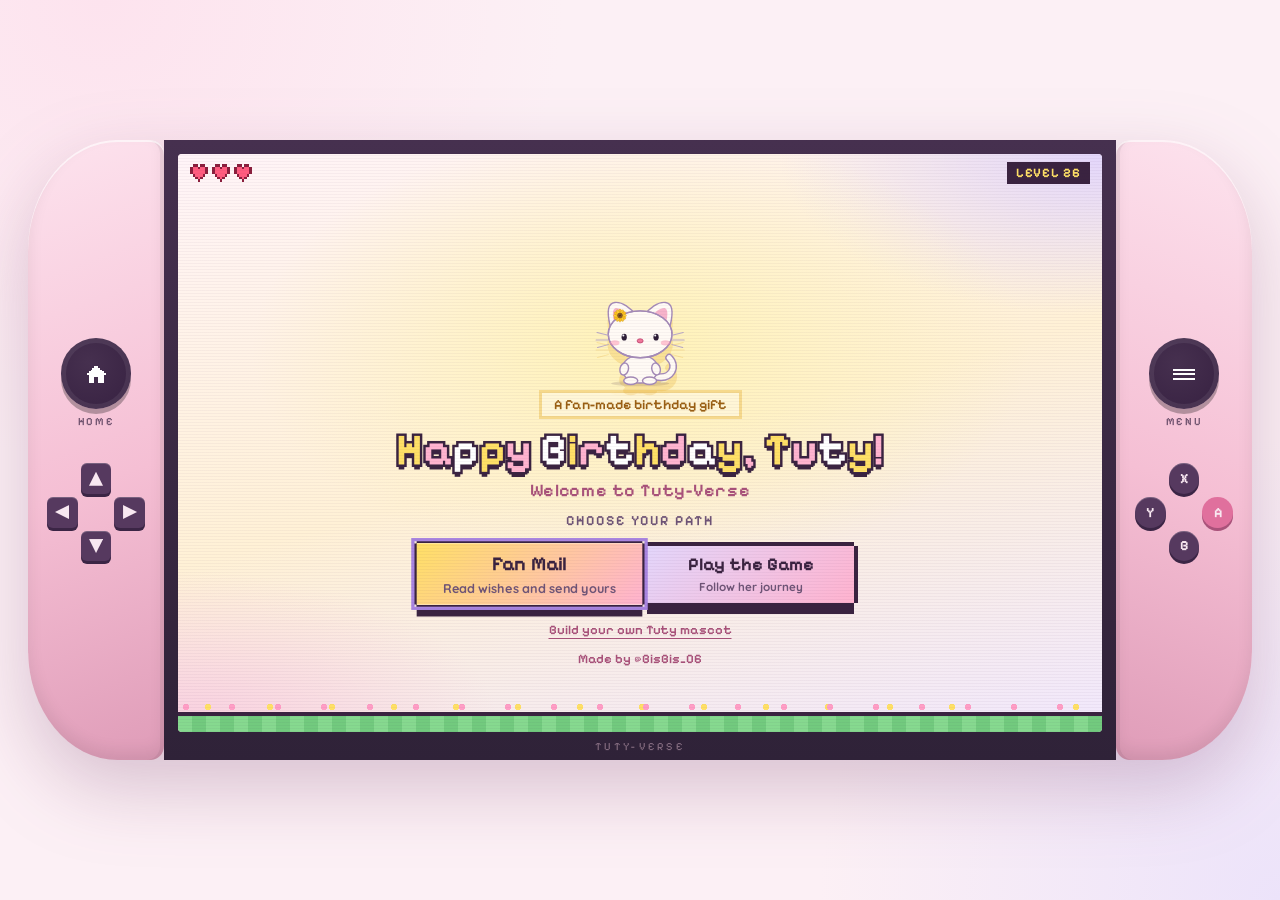
<file: index.html>
<!DOCTYPE html>
<html lang="en">
<head>
<meta charset="UTF-8">
<meta name="viewport" content="width=device-width, initial-scale=1, viewport-fit=cover">
<meta name="referrer" content="no-referrer">
<meta name="description" content="Tuty-Verse: a fan-made birthday game and wishes mailbox.">
<title>Tuty-Verse</title>
<link rel="preconnect" href="https://fonts.googleapis.com">
<link rel="preconnect" href="https://fonts.gstatic.com" crossorigin>
<link href="https://fonts.googleapis.com/css2?family=Pixelify+Sans:wght@400;500;600;700&family=Quicksand:wght@500;600;700&display=swap" rel="stylesheet">
<link rel="stylesheet" href="style.css">
</head>
<body>
<main class="console" id="console" aria-label="Tuty-Verse handheld console">

  <div class="grip left">
    <div class="sw"><button class="stick" id="btnHome" aria-label="Home" title="Home"><span class="ic" data-icon="home"></span></button><span class="cap">Home</span></div>
    <div class="dpad" role="group" aria-label="Move between stages">
      <button class="u" data-dir="-1" aria-label="Previous stage"></button>
      <button class="l" data-dir="-1" aria-label="Previous stage"></button>
      <button class="r" data-dir="1" aria-label="Next stage"></button>
      <button class="d" data-dir="1" aria-label="Next stage"></button>
    </div>
  </div>

  <div class="bezel">
    <section class="screen" id="screen">

      <header class="hud">
        <div class="who"><div class="avatar" id="avatar"></div><div class="who-t"><b>Tuty-Verse</b><span id="rank"></span></div></div>
        <div class="stats">
          <div class="pill" title="Gems"><i data-icon="gem"></i><span id="gems">0</span></div>
          <div class="pill" title="Star coins"><i data-icon="coin"></i><span id="coins">0</span></div>
          <div class="pill prog" title="Memories collected"><i data-icon="heart"></i><span id="progress">0/8</span></div>
          <button class="icon-btn" id="mailBtn" aria-label="Birthday mailbox" title="Birthday mailbox"><span data-icon="mail"></span></button>
          <button class="icon-btn" id="buildBtn" aria-label="Build your mascot" title="Build your mascot"><span id="buildIc"></span></button>
          <button class="icon-btn" id="menuBtn" aria-label="Menu" aria-expanded="false" title="Menu"><span data-icon="menu"></span></button>
        </div>
      </header>

      <div class="stage-area">
        <div class="sky" id="sky" aria-hidden="true"></div>
        <div class="map-wrap" id="mapWrap">
          <div class="map" id="map"><svg class="terrain" id="terrain" aria-hidden="true"></svg><div class="token" id="token"></div></div>
        </div>
      </div>

      <div class="preview">
        <div class="preview-text"><b id="pvTitle"></b><span id="pvSub"></span></div>
        <button class="cta" id="pvOpen">Open <span class="key">A</span></button>
      </div>

      <!-- stage card -->
      <div class="sheet" id="sheet" role="dialog" aria-modal="true" aria-labelledby="sheetTitle"><article class="card" id="card"></article><div class="lightbox" id="lb" hidden></div></div>

      <!-- menu -->
      <div class="menu" id="menu" role="dialog" aria-label="Menu" hidden>
        <h4>Menu</h4>
        <div class="set-row">Music<div class="seg" id="musicSeg"><button data-m="1">On</button><button data-m="0">Off</button></div></div>
        <div class="set-row">Sound effects<div class="seg" id="sfxSeg"><button data-s="1">On</button><button data-s="0">Off</button></div></div>
        <div class="set-row">Volume<input type="range" id="vol" min="10" max="100" step="5" aria-label="Music volume"></div>
        <div class="set-row">Theme<div class="seg" id="themeSeg"><button data-t="auto">Auto</button><button data-t="light">Light</button><button data-t="dark">Dark</button></div></div>
        <button class="ghost" id="menuBuild">Build your Tuty mascot</button>
        <button class="ghost" id="menuCredits">Credits and disclaimer</button>
        <button class="ghost" id="resetBtn">Reset collected memories</button>
      </div>

      <!-- mascot builder -->
      <div class="builder" id="builder" role="dialog" aria-modal="true" aria-label="Build your Tuty mascot">
        <div class="bd-head"><button class="back" id="bClose" aria-label="Close builder"><span data-icon="x"></span></button><div><b>Build your Tuty mascot</b><span id="bStep"></span></div></div>
        <div class="bd-main"><div class="bd-stage" id="bStage"></div><div class="bd-panel" id="bPanel"></div></div>
        <div class="bd-foot" id="bFoot"></div>
        <div class="confirm" id="bConfirm" hidden><div class="confirm-box" role="alertdialog" aria-labelledby="cfT">
          <h3 id="cfT">Are you all done?</h3><p>You can still go back and change anything.</p>
          <div class="row-btns"><button class="btn-soft" id="cfNo">Keep editing</button><button class="cta" id="cfYes">Yes, I'm done</button></div>
        </div></div>
      </div>

      <!-- mailbox -->
      <div class="mail" id="mail" role="dialog" aria-modal="true" aria-label="Tuty's Birthday Mailbox">
        <div class="phone">
          <div class="ph-top"><button class="back" id="mailBack" aria-label="Close mailbox">&lsaquo;</button><div class="bd" id="mailAv"></div><div class="ph-t"><b>Tuty's Birthday Mailbox</b><span id="mailCount"></span></div></div>
          <div class="ph-list" id="mailList"></div>
          <div class="ph-foot"><button class="send-wide" id="mailSend"><span class="sf-i" data-sf></span>Send your birthday wish</button></div>
          <div class="compose" id="compose" hidden>
            <div class="compose-box" role="dialog" aria-labelledby="cpT">
              <div id="cForm">
                <h3 id="cpT">Send your birthday wish</h3>
                <label for="cText">Your message <small>(text only)</small></label>
                <textarea id="cText" rows="4" maxlength="280" placeholder="Write something kind for Tuty..."></textarea>
                <div class="c-count"><span id="cCount">0</span>/280</div>
                <label for="cHandle">Your X username</label>
                <div class="handle-row"><span class="at">@</span><input id="cHandle" type="text" maxlength="15" autocomplete="off" autocapitalize="off" spellcheck="false" placeholder="username"></div>
                <p class="hint">Type your X username after the <b>@</b>, without spaces. Letters, numbers and underscores only. For example, if you are @tuty_fan, type <b>tuty_fan</b>.</p>
                <p class="c-err" id="cErr" role="alert"></p>
                <div class="row-btns"><button class="btn-soft" id="cCancel">Cancel</button><button class="cta" id="cSend">Send wish</button></div>
              </div>
              <div id="cDone" hidden>
                <h3>Thank you!</h3>
                <p class="c-ok">Your wish is on its way to Tuty's mailbox.</p>
                <div class="row-btns"><button class="cta" id="cBack">Back to the mailbox</button></div>
              </div>
            </div>
          </div>
        </div>
      </div>

      <!-- wish / credits card -->
      <div class="gwrap" id="gwrap" role="dialog" aria-modal="true"><div class="gcard" id="gcard"></div></div>

      <!-- start screen -->
      <div class="start" id="start">
        <div class="sky" id="startSky" aria-hidden="true"></div>
        <div id="floaties" aria-hidden="true"></div>
        <div class="s-hud" aria-hidden="true"><span class="lives"><i></i><i></i><i></i></span><span class="lvl">LEVEL 26</span></div>
        <div class="start-inner">
          <div class="hero" id="hero"></div>
          <span class="eyebrow">A fan-made birthday gift</span>
          <h1 class="logo" id="ttl" aria-label="Happy Birthday, Tuty!"></h1>
          <p class="brand">Welcome to Tuty-Verse</p>
          <p class="ask" id="askLbl">Choose your path</p>
          <div class="choice" role="group" aria-labelledby="askLbl">
            <button class="pick pick-a" id="pickMsg"><span class="pk-t"><span class="lbl">Fan Mail</span></span><small>Read wishes and send yours</small></button>
            <button class="pick pick-b" id="pickGame"><span class="pk-t"><span class="lbl">Play the Game</span></span><small>Follow her journey</small></button>
          </div>
          <button class="link-btn" id="pickBuild">Build your own Tuty mascot</button>
          <p class="credit">Made by @BisBis_06</p>
        </div>
        <div class="ground" aria-hidden="true"></div>
      </div>

      <div class="toast" id="toast" role="status" aria-live="polite"></div>
    </section>
  </div>

  <div class="grip right">
    <div class="sw"><button class="stick" id="btnMenu" aria-label="Menu" title="Menu"><span class="ic" data-icon="menu"></span></button><span class="cap">Menu</span></div>
    <div class="abxy" role="group" aria-label="Action buttons">
      <button class="x" id="btnX" title="Previous photo" aria-label="Previous photo">X</button>
      <button class="y" id="btnY" title="Next photo" aria-label="Next photo">Y</button>
      <button class="a" id="btnA" title="Open / collect" aria-label="Open or collect">A</button>
      <button class="b" id="btnB" title="Close" aria-label="Close">B</button>
    </div>
  </div>
</main>

<script src="js/pixel.js"></script>
<script src="js/audio.js"></script>
<script src="js/data.js"></script>
<script src="js/app.js"></script>
<script src="js/games.js"></script>
</body>
</html>
</file>
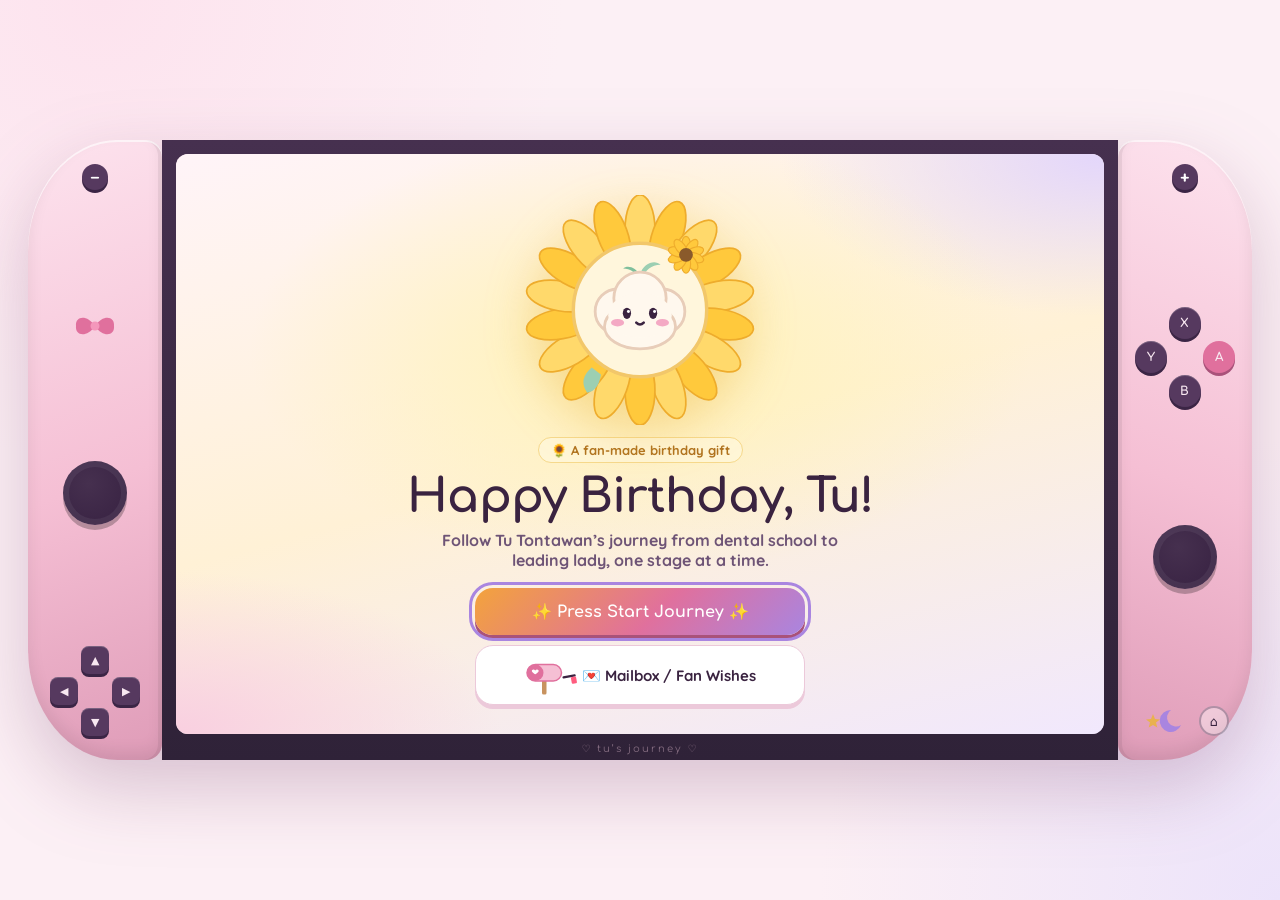
<file: _backup-v1/tu-journey/index.html>
<!DOCTYPE html>
<html lang="en">
<head>
<meta charset="UTF-8">
<meta name="viewport" content="width=device-width, initial-scale=1, viewport-fit=cover">
<meta name="referrer" content="no-referrer">
<title>Tu’s Journey — a fan game</title>
<link rel="preconnect" href="https://fonts.googleapis.com">
<link rel="preconnect" href="https://fonts.gstatic.com" crossorigin>
<link href="https://fonts.googleapis.com/css2?family=Comfortaa:wght@500;700&family=Quicksand:wght@400;500;600;700&display=swap" rel="stylesheet">
<link rel="stylesheet" href="style.css">
</head>
<body>
<main class="console" aria-label="Handheld console">
  <div class="grip left">
    <button class="mini-btn" id="btnMinus" aria-label="Switch light or dark" title="Light / dark">−</button>
    <svg class="deco" viewBox="0 0 46 30" aria-hidden="true"><path d="M23 15C15 3 3 5 4 15c-1 10 11 12 19 0z" fill="#e0709d"/><path d="M23 15C31 3 43 5 42 15c1 10-11 12-19 0z" fill="#e0709d"/><circle cx="23" cy="15" r="4.5" fill="#f497bb"/></svg>
    <button class="stick" aria-hidden="true" tabindex="-1"></button>
    <div class="dpad">
      <button class="u" data-dir="-1" aria-label="Previous stage">▲</button>
      <button class="l" data-dir="-1" aria-label="Previous stage">◀</button>
      <button class="r" data-dir="1" aria-label="Next stage">▶</button>
      <button class="d" data-dir="1" aria-label="Next stage">▼</button>
    </div>
  </div>

  <div class="bezel">
    <section class="screen" id="screen">
      <header class="hud">
        <div class="who"><div class="avatar" id="avatar"></div><div><b>Tu’s Journey</b><span id="rank"></span></div></div>
        <div class="stats">
          <div class="pill" title="Gems"><i>💎</i><span id="gems">0</span></div>
          <div class="pill" title="Star coins"><i>⭐</i><span id="coins">0</span></div>
          <div class="pill prog" title="Memories collected"><i>♡</i><span id="progress">0/8</span></div>
          
          <button class="icon-btn" id="mailBtn" aria-label="Tu’s Birthday Mailbox" title="Birthday mailbox">💌</button>
          <button class="icon-btn" id="sndBtn" aria-label="Sound on" title="Sound">🔊</button>
          <button class="icon-btn" id="setBtn" aria-label="Settings" aria-expanded="false" title="Settings">⚙️</button>
        </div>
      </header>
      <div class="settings" id="settings" hidden>
        <h4>Settings</h4>
        <div class="set-row">Screen<div class="seg" id="themeSeg"><button data-t="auto">Auto</button><button data-t="light">Light</button><button data-t="dark">Dark</button></div></div>
        <div class="set-row">Sound<div class="seg" id="soundSeg"><button data-s="1">On</button><button data-s="0">Off</button></div></div>
        <button class="ghost" id="resetBtn">Reset collected memories</button>
      </div>

      <div class="map-wrap" id="mapWrap">
        <div class="map" id="map"><svg class="terrain" id="terrain" aria-hidden="true"></svg><div class="token" id="token"></div></div>
      </div>

      <div class="preview">
        <div class="preview-text"><b id="pvTitle"></b><span id="pvSub"></span></div>
        <button class="cta" id="pvOpen">Open <span class="key">A</span></button>
      </div>

      <div class="sheet" id="sheet" role="dialog" aria-modal="true" aria-labelledby="sheetTitle"><article class="card" id="card"></article></div>
      

      <div class="mail" id="mail" role="dialog" aria-modal="true" aria-label="Tu’s Birthday Mailbox">
        <div class="phone">
          <div class="ph-top"><button class="back" id="mailBack" aria-label="Close mailbox">‹</button><div class="bd" style="--bc:#ffd257;width:38px;height:38px" id="mailAv"></div><div><b>Tu’s Birthday Mailbox</b><span id="mailCount"></span></div></div>
          <div class="ph-list" id="mailList"></div>
          <div class="ph-foot"><button class="fake" id="mailFake">Send your own birthday wish…</button><button class="send" id="mailSend" aria-label="Send a wish">➤</button></div>
        </div>
      </div>

      <div class="gwrap" id="gwrap" role="dialog" aria-modal="true"><div class="gcard" id="gcard"></div></div>

      <div class="start" id="start">
        <div id="floaties"></div>
        <div class="start-inner">
          <div class="hero-sun" id="heroSun"></div>
          <span class="eyebrow">🌻 A fan-made birthday gift</span>
          <h1>Happy Birthday, Tu!</h1>
          <p class="sub">Follow Tu Tontawan’s journey from dental school to leading lady, one stage at a time.</p>
          <div class="btns">
            <button class="btn-start" id="startBtn">✨ Press Start Journey ✨</button>
            <button class="mailbox-btn" id="wishesBtn"><svg viewBox="0 0 64 56" aria-hidden="true"><rect x="24" y="32" width="6" height="22" rx="2" fill="#c8935f"/><g class="env"><rect x="12" y="2" width="20" height="14" rx="2.5" fill="#fff" stroke="#e0709d" stroke-width="1.8"/><path d="M12.5 3.5l9.5 7 9.5-7" stroke="#e0709d" stroke-width="1.8" fill="none"/></g><rect x="4" y="14" width="46" height="22" rx="11" fill="#f5bfd4" stroke="#e0709d" stroke-width="2"/><rect x="4" y="14" width="22" height="22" rx="11" fill="#e0709d"/><path d="M15 22c-1.5-2.5-5-1.5-4.5 1 .4 1.8 4.5 4 4.5 4s4.1-2.2 4.5-4c.5-2.5-3-3.5-4.5-1z" fill="#fff"/><g class="flag"><rect x="51" y="12" width="3" height="18" rx="1.5" fill="#3a2340"/><rect x="54" y="12" width="9" height="7" rx="1.5" fill="#ff5c7f"/></g></svg><span>💌 Mailbox / Fan Wishes</span></button>
          </div>
          
        </div>
      </div>
      <div class="toast" id="toast" role="status" aria-live="polite"></div>
    </section>
  </div>

  <div class="grip right">
    <button class="mini-btn" id="btnPlus" aria-label="Sound on or off" title="Sound">+</button>
    <div class="abxy">
      <button class="x" id="btnX" title="Previous photo">X</button>
      <button class="y" id="btnY" title="Next photo">Y</button>
      <button class="a" id="btnA" title="Open / collect">A</button>
      <button class="b" id="btnB" title="Close">B</button>
    </div>
    <button class="stick" aria-hidden="true" tabindex="-1"></button>
    <div class="row"><svg class="deco" viewBox="0 0 46 30" aria-hidden="true"><path d="M30 4a11 11 0 1 0 10 15 9 9 0 1 1-10-15z" fill="#a985e0"/><path d="M12 8l2 5 5 .5-4 3 1.3 5L12 19l-4.3 2.5L9 16.5l-4-3L10 13z" fill="#e9b14f"/></svg><button class="home-btn" id="btnHome" aria-label="Home">⌂</button></div>
  </div>
</main>

<script src="script.js"></script>
</body>
</html>
</file>
<file: style.css>
/* =====================================================================
   TUTY-VERSE styles: pixel-art handheld, cute palette, light + dark
   ===================================================================== */
:root{
  --bg1:#fcf0f5; --bg2:#ece3fa;
  --ink:#3a2340; --ink-soft:#6e5476;
  --pink-hi:#fde3ee; --pink:#f5bfd4; --pink-lo:#df9cb8;
  --lav-hi:#eee5fc; --lav:#cbb6ef; --lav-lo:#a68dd8;
  --plum:#3b2545; --plum-2:#56395f;
  --bezel:#2f2238; --bezel-2:#46304f;
  --screen:#fffaf8; --screen-2:#fbe8f2;
  --glass:rgba(255,255,255,.88); --glass-bd:#ecc9da;
  --pb:#e2a9c2; --pbs:#d58fb0;               /* pixel border + pixel depth */
  --accent:#e0709d; --accent-2:#a985e0; --gold:#e9b14f;
  --path:#f8d9e6; --path-bd:#e2a9c2;
  --cloud:#ffffff; --chip:#ffffff; --scrim:rgba(58,35,64,.4);
  --font-px:'Pixelify Sans','Trebuchet MS',ui-monospace,monospace;
  --font-body:'Quicksand','Segoe UI',system-ui,sans-serif;
  --ring:0 -3px 0 0 var(--pb),0 3px 0 0 var(--pb),-3px 0 0 0 var(--pb),3px 0 0 0 var(--pb);
}
@media (prefers-color-scheme: dark){
  :root:not([data-theme="light"]){
    color-scheme:dark;
    --bg1:#1a1220; --bg2:#271a31; --ink:#f8eaf2; --ink-soft:#c9b3d0;
    --pink-hi:#d69cb5; --pink:#b47592; --pink-lo:#87526e; --lav-hi:#a892cf; --lav:#836dab; --lav-lo:#5c4884;
    --bezel:#130d17; --bezel-2:#291c30; --screen:#211729; --screen-2:#2c1e36;
    --glass:rgba(58,41,70,.9); --glass-bd:rgba(255,255,255,.16); --pb:#6a4d78; --pbs:#3a2646;
    --path:#47324f; --path-bd:#5d4468; --cloud:#3d2d49; --chip:#34253e; --scrim:rgba(8,4,12,.62);
  }
}
:root[data-theme="dark"]{
  color-scheme:dark;
  --bg1:#1a1220; --bg2:#271a31; --ink:#f8eaf2; --ink-soft:#c9b3d0;
  --pink-hi:#d69cb5; --pink:#b47592; --pink-lo:#87526e; --lav-hi:#a892cf; --lav:#836dab; --lav-lo:#5c4884;
  --bezel:#130d17; --bezel-2:#291c30; --screen:#211729; --screen-2:#2c1e36;
  --glass:rgba(58,41,70,.9); --glass-bd:rgba(255,255,255,.16); --pb:#6a4d78; --pbs:#3a2646;
  --path:#47324f; --path-bd:#5d4468; --cloud:#3d2d49; --chip:#34253e; --scrim:rgba(8,4,12,.62);
}
:root[data-theme="light"]{color-scheme:light}

*,*::before,*::after{box-sizing:border-box}
html{height:100%}
body{
  margin:0; min-height:100dvh; font-family:var(--font-body); color:var(--ink);
  background:radial-gradient(60vmax 60vmax at 8% 0%,var(--pink-hi),transparent 60%),radial-gradient(60vmax 60vmax at 100% 100%,var(--bg2),transparent 60%),var(--bg1);
  display:flex; align-items:center; justify-content:center;
  padding:max(clamp(8px,2.5vw,28px),env(safe-area-inset-top,0px)) max(clamp(8px,2.5vw,28px),env(safe-area-inset-right,0px)) max(clamp(8px,2.5vw,28px),env(safe-area-inset-bottom,0px)) max(clamp(8px,2.5vw,28px),env(safe-area-inset-left,0px));
  -webkit-tap-highlight-color:transparent;
}
html{font-variant-ligatures:none}
button{font:inherit; color:inherit; cursor:pointer}
button:disabled{cursor:default}
input,textarea{font:inherit; color:inherit}
:focus-visible{outline:3px solid var(--accent-2); outline-offset:2px}
[hidden]{display:none!important}
svg{image-rendering:pixelated}
.ic svg,.icon-btn svg,.pill i svg{display:block;width:100%;height:100%}

/* ================= CONSOLE ================= */
.console{
  container-type:inline-size;
  display:grid; grid-template-columns:minmax(92px,1fr) 7fr minmax(92px,1fr); align-items:stretch;
  width:min(1240px,100%,calc((100dvh - 56px) * 1.95));
  filter:drop-shadow(0 28px 36px rgba(110,50,100,.25));
  animation:boot .8s steps(8) both;
}
@keyframes boot{from{opacity:0; transform:translateY(16px)}}
.grip{
  --stick:clamp(54px,5.8cqw,74px); --cell:clamp(24px,2.5cqw,32px);
  display:flex; flex-direction:column; align-items:center; justify-content:center; gap:calc(var(--cell) * 1.15); padding:18px 8px;
}
.grip.left{background:linear-gradient(160deg,var(--pink-hi),var(--pink) 55%,var(--pink-lo)); border-radius:90px 14px 14px 90px/110px 14px 14px 110px;
  box-shadow:inset 0 2px 0 rgba(255,255,255,.65), inset -4px 0 0 rgba(0,0,0,.06), inset 0 -8px 16px rgba(0,0,0,.08)}
.grip.right{background:linear-gradient(200deg,var(--pink-hi),var(--pink) 55%,var(--pink-lo)); border-radius:14px 90px 90px 14px/14px 110px 110px 14px;
  box-shadow:inset 0 2px 0 rgba(255,255,255,.65), inset 4px 0 0 rgba(0,0,0,.06), inset 0 -8px 16px rgba(0,0,0,.08)}
.sw{display:flex; flex-direction:column; align-items:center; gap:6px}
.cap{font-family:var(--font-px); font-size:11px; letter-spacing:.14em; text-transform:uppercase; color:rgba(59,37,69,.7); font-weight:600}
.stick{width:var(--stick); aspect-ratio:1; border-radius:50%; border:0; color:#fff; display:grid; place-items:center;
  background:radial-gradient(circle at 40% 35%,var(--bezel-2),var(--plum) 70%);
  box-shadow:0 5px 0 rgba(0,0,0,.28), inset 0 0 0 5px rgba(255,255,255,.07); transition:transform .1s, box-shadow .1s}
.stick .ic{display:block; width:38%; aspect-ratio:1}
.stick:hover{filter:brightness(1.15)}
.stick:active{transform:translateY(4px); box-shadow:0 1px 0 rgba(0,0,0,.28), inset 0 0 0 5px rgba(255,255,255,.07)}
.dpad,.abxy{display:grid; gap:3px; grid-template-columns:repeat(3,var(--cell)); grid-template-rows:repeat(3,var(--cell))}
.dpad button,.abxy button{border:0; background:var(--plum-2); color:#f8e8f1; box-shadow:0 3px 0 var(--plum), inset 0 1px 0 rgba(255,255,255,.2);
  transition:transform .08s, box-shadow .08s; display:grid; place-items:center; padding:0; width:100%; height:100%}
.dpad button{border-radius:6px}
.dpad button::before{content:""; width:46%; height:46%; background:currentColor; clip-path:polygon(50% 0,100% 100%,0 100%)}
.dpad .u{grid-area:1/2}.dpad .l{grid-area:2/1}.dpad .r{grid-area:2/3}.dpad .d{grid-area:3/2}
.dpad .l::before{transform:rotate(-90deg)}.dpad .r::before{transform:rotate(90deg)}.dpad .d::before{transform:rotate(180deg)}
.abxy button{border-radius:50%; font-family:var(--font-px); font-weight:700; font-size:clamp(11px,1.2cqw,14px)}
.abxy .x{grid-area:1/2}.abxy .y{grid-area:2/1}.abxy .b{grid-area:3/2}
.abxy .a{grid-area:2/3; background:var(--accent); box-shadow:0 3px 0 #a9527a}
.pressed,.dpad button:active,.abxy button:active{transform:translateY(3px)!important; box-shadow:0 0 0 var(--plum)!important}

.bezel{background:linear-gradient(180deg,var(--bezel-2),var(--bezel)); padding:14px 14px 28px; position:relative; display:flex; flex-direction:column}
.bezel::after{content:"tuty-verse"; position:absolute; left:0; right:0; bottom:7px; text-align:center; font-family:var(--font-px); font-size:11px; letter-spacing:.3em; color:rgba(255,215,232,.42); text-transform:uppercase}
.screen{
  position:relative; overflow:hidden; aspect-ratio:16/10; flex:1; border-radius:4px;
  background:radial-gradient(120% 80% at 0% 0%,var(--screen-2),transparent 55%),radial-gradient(90% 70% at 100% 100%,color-mix(in srgb,var(--lav) 28%,transparent),transparent 60%),var(--screen);
  display:grid; grid-template-rows:auto minmax(0,1fr) auto; box-shadow:inset 0 0 40px rgba(59,37,69,.12);
}
.screen::after{content:""; position:absolute; inset:0; z-index:90; pointer-events:none; background:repeating-linear-gradient(0deg,rgba(60,30,80,.04) 0 1px,transparent 1px 3px)}

/* ================= pixel UI pieces ================= */
.pill,.icon-btn,.preview,.panel,.chip,.menu,.toast,.ghost,.btn-soft,.cta,.opt,.seg,.txt,.handle-row,.node-box,.card,.phone,.gcard,.confirm-box,.compose-box,.node-label,.avatar,.bubble,.ph-day,.tag,.hint{border-radius:0; box-shadow:var(--ring)}
.pill,.icon-btn,.preview,.panel,.chip,.ghost,.opt,.seg,.node-label,.avatar,.ph-day,.tag{margin:3px}

/* ================= HUD ================= */
.hud{display:flex; align-items:center; justify-content:space-between; gap:8px; padding:8px 12px 4px; z-index:6; min-width:0}
.who{display:flex; align-items:center; gap:10px; min-width:0}
.avatar{width:40px; height:40px; background:var(--glass); display:grid; place-items:center; flex:none; padding:2px}
.avatar svg{width:100%}
.who-t b{display:block; font-family:var(--font-px); font-size:16px; white-space:nowrap; letter-spacing:.02em}
.who-t span{display:block; font-size:12px; color:var(--ink-soft); white-space:nowrap; font-weight:700}
.stats{display:flex; gap:6px; align-items:center; justify-content:flex-end; min-width:0}
.pill{display:flex; align-items:center; gap:6px; padding:3px 9px 3px 5px; background:var(--glass); font-weight:700; font-size:13px; font-family:var(--font-px); font-variant-numeric:tabular-nums}
.pill i{width:18px; height:18px; display:block; flex:none; font-style:normal}
.pill.bump{animation:bump .4s steps(4)}
@keyframes bump{40%{transform:scale(1.15)}}
.icon-btn{width:36px; height:36px; padding:5px; border:0; background:var(--glass); display:grid; place-items:center; flex:none; color:var(--ink); transition:transform .1s}
.icon-btn:hover{transform:translateY(-2px)}
.icon-btn:active{transform:translateY(2px)}
.icon-btn>span{display:block; width:100%; height:100%}
.icon-btn svg{width:100%; height:100%}
#menuBtn>span{width:70%; margin:auto; height:70%}

/* ================= MENU ================= */
.menu{position:absolute; top:54px; right:10px; z-index:40; width:min(310px,calc(100% - 20px)); max-height:calc(100% - 64px); overflow:auto; padding:14px; background:var(--screen);
  transform-origin:top right; transition:transform .2s steps(5), opacity .15s, visibility .2s}
.menu[hidden]{display:block!important; opacity:0; visibility:hidden; transform:scale(.88); pointer-events:none}
.menu h4,.confirm-box h3,.compose-box h3{margin:0 0 10px; font-family:var(--font-px); font-size:17px}
.set-row{display:flex; align-items:center; justify-content:space-between; gap:10px; margin:10px 0; font-size:13px; font-weight:700}
.set-row input[type=range]{width:120px; accent-color:var(--accent)}
.seg{display:flex; background:var(--chip); padding:2px}
.seg button{border:0; background:none; padding:4px 10px; font-family:var(--font-px); font-size:13px; font-weight:600}
.seg button[aria-pressed="true"]{background:var(--accent); color:#fff}
.ghost{display:block; width:calc(100% - 6px); background:var(--chip); padding:9px 12px; font-family:var(--font-px); font-size:14px; font-weight:600; border:0}

/* ================= MAP ================= */
.stage-area{position:relative; min-height:0}
.sky{position:absolute; inset:0; overflow:hidden; z-index:0; pointer-events:none}
.map-wrap{position:absolute; inset:0; overflow:auto; z-index:1; scrollbar-width:thin; overscroll-behavior:contain;
  background-image:radial-gradient(var(--pb) 1px,transparent 1.5px); background-size:16px 16px; background-position:0 0; background-attachment:local}
.map{position:relative}
.map svg.terrain{position:absolute; inset:0; overflow:visible}
.cloud rect{fill:var(--cloud)}
.cloud{filter:drop-shadow(0 3px 0 rgba(150,80,130,.18))}
.trail-bd{fill:none; stroke:var(--path-bd); stroke-width:20; stroke-linecap:square}
.trail-base{fill:none; stroke:var(--path); stroke-width:14; stroke-linecap:square}
.trail-dots{fill:none; stroke:#fff; stroke-opacity:.95; stroke-width:5; stroke-linecap:square; stroke-dasharray:5 15}
.trail-done{fill:none; stroke-width:14; stroke-linecap:square; stroke-dasharray:var(--len); stroke-dashoffset:var(--len); transition:stroke-dashoffset 1.1s steps(24)}
.trail-done.on{stroke-dashoffset:0}
.spark rect{fill:#e9b14f}
.spark{animation:tw 3s steps(4) infinite; transform-box:fill-box; transform-origin:center}
@keyframes tw{50%{opacity:.25; transform:scale(.6)}}

.node{position:absolute; width:var(--node); height:var(--node); transform:translate(-50%,-50%); border:0; padding:0; background:none; z-index:2}
.node-box{position:absolute; inset:0; display:grid; place-items:center; padding:12%;
  background:linear-gradient(150deg,#fff 10%,color-mix(in srgb,var(--c) 55%,#fff));
  box-shadow:0 -4px 0 0 var(--c),0 4px 0 0 var(--c),-4px 0 0 0 var(--c),4px 0 0 0 var(--c),0 10px 0 0 color-mix(in srgb,var(--c) 65%,#000);
  transition:transform .15s steps(3)}
.node-box svg{width:100%; height:100%; display:block}
.node:hover .node-box{transform:translateY(-4px)}
.node:active .node-box{transform:translateY(4px)}
.node.current .node-box{box-shadow:0 -4px 0 0 var(--c),0 4px 0 0 var(--c),-4px 0 0 0 var(--c),4px 0 0 0 var(--c),0 10px 0 0 color-mix(in srgb,var(--c) 65%,#000),0 0 0 9px color-mix(in srgb,var(--c) 40%,transparent)}
.node-num{position:absolute; top:-9px; left:-9px; width:calc(var(--node)*.34); aspect-ratio:1; background:var(--plum); color:#fff; font-family:var(--font-px); font-weight:700; font-size:max(11px,calc(var(--node)*.17)); display:grid; place-items:center; z-index:1}
.node-flag{position:absolute; bottom:-9px; right:-9px; width:calc(var(--node)*.3); aspect-ratio:1; background:var(--chip); border:2px solid var(--pb); padding:3px; z-index:1}
.node-flag svg{width:100%; height:100%; display:block}
.node-label{position:absolute; top:calc(100% + 14px); left:50%; transform:translateX(-50%); white-space:nowrap; pointer-events:none; margin:0; padding:3px 10px; background:var(--glass); font-family:var(--font-px); font-weight:600; font-size:13px}
.token{position:absolute; width:calc(var(--node)*.8); z-index:3; pointer-events:none; transform:translate(-50%,calc(-100% - var(--node)*.5 - 2px - var(--hop,0px)))}
.token svg{display:block; width:100%; filter:drop-shadow(0 5px 0 rgba(90,40,90,.25)); animation:bob 1.6s ease-in-out infinite}
.token.moving svg{animation:none}
@keyframes bob{50%{transform:translateY(-4px)}}

/* sky effects */
.rainbow{position:absolute; top:3%; left:50%; width:min(62%,520px); transform:translateX(-50%); animation:rbfade 13s linear forwards}
.rainbow svg{display:block; width:100%; height:auto; image-rendering:auto}
@keyframes rbdraw{to{stroke-dashoffset:0}}
@keyframes rbfade{0%{opacity:0}12%{opacity:.88}82%{opacity:.88}100%{opacity:0}}
.bird{position:absolute; left:-40px; width:26px; animation:fly 17s linear forwards; will-change:transform}
.bird svg{display:block; width:100%; image-rendering:pixelated}
.bird .f1{animation:flap1 .5s steps(1) infinite}
.bird .f2{animation:flap2 .5s steps(1) infinite}
@keyframes flap1{0%{opacity:1}50%{opacity:0}}
@keyframes flap2{0%{opacity:0}50%{opacity:1}}
@keyframes fly{0%{transform:translate(0,0)}50%{transform:translate(55vw,var(--dy))}100%{transform:translate(115vw,0)}}
.shoot{position:absolute; width:90px; height:3px; transform-origin:left center; background:linear-gradient(90deg,#fff,rgba(255,255,255,0)); opacity:0; animation:shoot 1.5s steps(24) forwards}
.shoot::before{content:""; position:absolute; left:-2px; top:-2px; width:7px; height:7px; background:#fff; box-shadow:0 0 8px 2px rgba(255,255,255,.8)}
@keyframes shoot{0%{opacity:0; transform:translate(0,0) rotate(-30deg)}12%{opacity:1}100%{opacity:0; transform:translate(-320px,185px) rotate(-30deg)}}

/* ================= PREVIEW BAR ================= */
.preview{margin:4px 14px 12px; padding:8px 8px 8px 14px; background:var(--glass); display:flex; align-items:center; gap:12px; z-index:5}
.preview-text{flex:1; min-width:0}
.preview-text b{font-family:var(--font-px); font-size:16px; display:block; white-space:nowrap; overflow:hidden; text-overflow:ellipsis}
.preview-text span{font-size:12.5px; color:var(--ink-soft); font-weight:700; display:block; white-space:nowrap; overflow:hidden; text-overflow:ellipsis}
.cta{border:0; padding:10px 16px; font-family:var(--font-px); font-weight:600; font-size:15px; white-space:nowrap; color:#fff; margin:3px 3px 9px;
  background:linear-gradient(135deg,var(--accent),var(--accent-2)); box-shadow:0 -3px 0 0 #9a5683,0 3px 0 0 #9a5683,-3px 0 0 0 #9a5683,3px 0 0 0 #9a5683,0 9px 0 0 #7a3f68; transition:transform .1s}
.cta:hover{transform:translateY(-2px)}
.cta:active{transform:translateY(5px); box-shadow:0 -3px 0 0 #9a5683,0 3px 0 0 #9a5683,-3px 0 0 0 #9a5683,3px 0 0 0 #9a5683,0 4px 0 0 #7a3f68}
.cta[disabled]{background:var(--chip); color:var(--ink-soft); box-shadow:var(--ring); transform:none}
.preview .cta{margin:3px}
.key{display:inline-grid; place-items:center; width:20px; height:20px; background:rgba(255,255,255,.28); font-size:12px; margin-left:8px}
.btn-soft{border:0; padding:10px 16px; background:var(--chip); font-family:var(--font-px); font-weight:600; font-size:15px; margin:3px 3px 9px; box-shadow:var(--ring),0 9px 0 0 var(--pb); transition:transform .1s}
.btn-soft:hover{transform:translateY(-2px)} .btn-soft:active{transform:translateY(5px); box-shadow:var(--ring),0 4px 0 0 var(--pb)}

/* ================= STAGE CARD ================= */
.sheet{position:absolute; inset:0; z-index:20; display:grid; grid-template:minmax(0,1fr)/minmax(0,1fr); place-items:center; padding:12px;
  background:var(--scrim); opacity:0; pointer-events:none; transition:opacity .25s}
.sheet.open{opacity:1; pointer-events:auto}
.card{position:relative; width:min(1000px,100%); height:100%; min-height:0; max-height:100%; padding:14px; background:var(--screen);
  display:grid; grid-template-rows:minmax(0,1fr) auto; gap:10px;
  box-shadow:0 -4px 0 0 var(--sc),0 4px 0 0 var(--sc),-4px 0 0 0 var(--sc),4px 0 0 0 var(--sc),0 0 0 10px color-mix(in srgb,var(--sc) 25%,transparent);
  transform:scale(.2); opacity:0; transition:transform .45s steps(7), opacity .25s}
.sheet.open .card{transform:none; opacity:1}
.close{position:absolute; top:10px; right:10px; z-index:6; width:38px; height:38px; padding:8px; border:0; background:var(--chip); color:var(--ink); box-shadow:var(--ring)}
.close span{display:block; width:100%; height:100%}
.card-grid{display:grid; grid-template-columns:minmax(0,1.05fr) minmax(0,1fr); gap:16px; min-height:0}
.gal{display:flex; flex-direction:column; gap:8px; min-height:0}
.carousel{position:relative; flex:1; min-height:150px; overflow:hidden; background:color-mix(in srgb,var(--sc) 22%,var(--screen)); box-shadow:var(--ring); margin:3px}
.track{display:flex; height:100%; transition:transform .35s steps(8); touch-action:pan-y}
.slide{flex:0 0 100%; margin:0; position:relative; height:100%; display:grid; place-items:center; overflow:hidden}
.slide img{width:100%; height:100%; object-fit:contain; display:block; user-select:none; -webkit-user-drag:none; cursor:zoom-in; image-rendering:auto}
.slide img.cover{object-fit:cover}
.slide>svg{width:100%; height:100%; display:block; cursor:zoom-in}
.slide figcaption{position:absolute; left:10px; bottom:10px; padding:4px 10px; font-family:var(--font-px); font-size:13px; font-weight:600; background:rgba(255,255,255,.94); color:#3a2340; box-shadow:0 0 0 2px var(--pb); max-width:calc(100% - 100px); pointer-events:none}
.nav{position:absolute; top:50%; transform:translateY(-50%); width:40px; height:40px; padding:0; border:0; z-index:3; display:grid; place-items:center; background:rgba(255,255,255,.94); color:#3a2340; box-shadow:0 0 0 3px var(--pb),0 5px 0 3px var(--pb)}
.nav::before{content:""; width:40%; height:40%; background:currentColor; clip-path:polygon(0 50%,100% 0,100% 100%)}
.nav.next::before{transform:scaleX(-1)}
.nav:active{transform:translateY(calc(-50% + 3px))}
.nav.prev{left:10px}.nav.next{right:10px}
.zoom{position:absolute; top:10px; left:10px; z-index:3; padding:4px 10px; border:0; background:rgba(255,255,255,.94); color:#3a2340; font-family:var(--font-px); font-size:13px; font-weight:600; box-shadow:0 0 0 2px var(--pb)}
.dots{position:absolute; right:12px; bottom:14px; display:flex; gap:5px; z-index:3}
.dots button{width:10px; height:10px; padding:0; border:0; background:rgba(255,255,255,.7); box-shadow:0 0 0 1px rgba(0,0,0,.25)}
.dots button[aria-current="true"]{width:24px; background:#fff}
.thumbs{display:grid; grid-template-columns:repeat(auto-fill,64px); gap:8px; margin:0 3px 3px}
.thumbs button{width:64px; aspect-ratio:1; padding:0; border:0; overflow:hidden; background:color-mix(in srgb,var(--sc) 25%,var(--chip)); opacity:.7; box-shadow:0 0 0 3px transparent}
.thumbs button[aria-current="true"]{opacity:1; box-shadow:0 0 0 3px var(--sc)}
.thumbs img,.thumbs svg{width:100%; height:100%; object-fit:cover; display:block}
.lightbox{position:absolute; inset:0; z-index:30; display:flex; flex-direction:column; align-items:center; justify-content:center; gap:10px; padding:16px; background:rgba(10,4,16,.92)}
.lb-pic{flex:1; min-height:0; width:100%; display:grid; place-items:center}
.lb-pic img,.lb-pic svg{max-width:100%; max-height:100%; width:auto; height:auto; object-fit:contain; image-rendering:auto}
.lb-pic svg{width:min(100%,900px); height:auto}
.lightbox p{margin:0; color:#fff; font-family:var(--font-px); font-size:15px; text-align:center}
.lb-x{position:absolute; top:12px; right:12px; width:38px; height:38px; padding:8px; border:0; background:#fff; color:#3a2340}
.lb-x span{display:block; width:100%; height:100%}

.info{overflow:auto; min-height:0; padding:3px 4px 6px 0; overscroll-behavior:contain; scrollbar-width:thin}
.chips{display:flex; gap:4px; flex-wrap:wrap; margin-bottom:6px; padding-right:48px}
.chip{font-family:var(--font-px); font-size:13px; font-weight:600; padding:3px 10px; background:var(--chip)}
.chip.tint{background:color-mix(in srgb,var(--sc) 30%,var(--chip))}
.chip.soon{background:var(--plum); color:#fff}
.card h2{font-family:var(--font-px); font-size:clamp(22px,2.6vw,30px); line-height:1.1; margin:6px 0 4px}
.role{font-size:14px; color:var(--ink-soft); margin:0 0 10px; font-weight:700}
.story p{margin:0 0 10px; font-size:14.5px; line-height:1.62; max-width:64ch}
.side{display:flex; flex-direction:column; gap:6px; margin-top:6px}
.panel{padding:10px 14px; background:var(--glass)}
.panel h3{margin:0 0 8px; font-family:var(--font-px); font-size:15px}
.stat{display:grid; grid-template-columns:84px 1fr 30px; align-items:center; gap:8px; font-size:13px; font-weight:700; margin:6px 0; font-family:var(--font-px)}
.bar{height:10px; background:color-mix(in srgb,var(--sc) 18%,var(--chip)); box-shadow:0 0 0 2px var(--pb); overflow:hidden}
.bar i{display:block; height:100%; width:0; background:linear-gradient(90deg,var(--sc),var(--accent-2)); transition:width .9s steps(14) .25s}
.trivia{margin:0; padding:0; list-style:none}
.trivia li{position:relative; padding-left:18px; font-size:13px; line-height:1.5; margin:6px 0}
.trivia li::before{content:""; position:absolute; left:2px; top:6px; width:8px; height:8px; background:var(--accent)}
.card-foot{display:flex; justify-content:flex-end; background:var(--screen)}

.toast{position:absolute; left:50%; bottom:84px; transform:translate(-50%,20px); z-index:70; padding:9px 16px; background:var(--plum); color:#fff;
  font-family:var(--font-px); font-weight:600; font-size:14px; opacity:0; transition:opacity .2s, transform .3s steps(5);
  white-space:nowrap; max-width:92%; overflow:hidden; text-overflow:ellipsis; pointer-events:none; box-shadow:0 -3px 0 0 var(--accent-2),0 3px 0 0 var(--accent-2),-3px 0 0 0 var(--accent-2),3px 0 0 0 var(--accent-2)}
.toast.show{opacity:1; transform:translate(-50%,0)}
.confetti{position:absolute; z-index:80; pointer-events:none; animation:pop 1.3s cubic-bezier(.1,.7,.3,1) forwards}
@keyframes pop{to{transform:translate(var(--dx),var(--dy)) rotate(var(--r)) scale(.6); opacity:0}}

/* ================= START SCREEN ================= */
.start{position:absolute; inset:0; z-index:28; overflow-x:hidden; overflow-y:auto; display:grid; padding:18px 14px; color:#3a2340;
  background:radial-gradient(60% 55% at 50% 34%,#fff3b8 0%,transparent 70%),radial-gradient(50% 40% at 0% 100%,#f9cfe0,transparent 70%),radial-gradient(50% 40% at 100% 0%,#e3d6fb,transparent 70%),linear-gradient(165deg,#fff4f8,#fff1d6 50%,#f1e8fd);
  transition:opacity .45s, transform .5s steps(8)}
.start.hide{opacity:0; transform:scale(1.05); pointer-events:none}
.start-inner{position:relative; z-index:1; margin:auto; display:flex; flex-direction:column; align-items:center; text-align:center; gap:7px; width:min(680px,100%)}
.hero{width:clamp(96px,22vh,180px); filter:drop-shadow(0 10px 0 rgba(233,170,40,.25)); animation:hero 1.4s ease-in-out infinite}
.hero svg{display:block; width:100%}
@keyframes hero{50%{transform:translateY(-6px)}}
.start .eyebrow{font-family:var(--font-px); font-weight:600; font-size:14px; color:#9a5f12; background:#fff6d6; padding:3px 12px; box-shadow:0 0 0 3px #f6d98c}
.start h1{font-family:var(--font-px); font-size:clamp(26px,min(6.4vh,8.6vw),52px); margin:6px 0 0; letter-spacing:-.01em; line-height:1.05; color:#3a2340}
.start .brand{margin:0; font-family:var(--font-px); font-weight:600; font-size:clamp(15px,2.4vh,19px); color:#a9527a}
.start .sub{margin:2px 0 0; font-weight:700; color:#6e5476; font-size:clamp(13px,2.1vh,16px); max-width:48ch; line-height:1.4}
.start .ask{margin:8px 0 0; font-family:var(--font-px); font-weight:600; font-size:clamp(14px,2.3vh,17px)}
.choice{display:grid; grid-template-columns:1fr 1fr; gap:18px; width:100%; margin-top:4px; padding:8px 6px 14px}
.pick{border:0; padding:12px 10px 10px; color:#3a2340; font-family:var(--font-px); display:flex; flex-direction:column; align-items:center; justify-content:center; gap:4px; min-height:84px;
  box-shadow:0 -4px 0 0 #3a2340,0 4px 0 0 #3a2340,-4px 0 0 0 #3a2340,4px 0 0 0 #3a2340,0 11px 0 0 #3a2340;
  transform-origin:center; animation:swell 2.6s steps(26) infinite}
.pick-a{background:linear-gradient(135deg,#ffe066,#ffb3cf)}
.pick-b{background:linear-gradient(135deg,#e3d6fb,#ffb3cf); animation-delay:1.3s}
@keyframes swell{0%,100%{transform:scale(1); filter:drop-shadow(0 0 0 rgba(243,163,60,0))}50%{transform:scale(1.07); filter:drop-shadow(0 0 16px rgba(243,163,60,.85))}}
.pick:hover,.pick:focus-visible{animation-play-state:paused; transform:scale(1.09)}
.pick:active{transform:scale(.97) translateY(4px); animation:none}
.pk-t{display:flex; align-items:center; justify-content:center; gap:8px}
.pk-t .lbl{font-weight:700; font-size:clamp(16px,2.4vh,20px); line-height:1.1}
.pk-t .sf{width:26px; height:26px; flex:none; animation:spin 4s steps(8) infinite}
.pk-t .sf svg{display:block; width:100%; height:100%}
@keyframes spin{to{transform:rotate(360deg)}}
.pick small{font-family:var(--font-body); font-weight:700; font-size:12.5px; color:#6e5476}
.link-btn{border:0; background:none; font-family:var(--font-px); font-weight:600; font-size:15px; color:#a9527a; text-decoration:underline; text-underline-offset:4px; padding:6px 10px}
.floaty{position:absolute; z-index:0; pointer-events:none; animation:floatUp linear infinite; opacity:0}
.floaty svg{display:block; width:100%}
@keyframes floatUp{0%{top:105%; opacity:0}15%{opacity:.9}85%{opacity:.9}100%{top:-10%; opacity:0}}

/* ================= MAILBOX ================= */
.mail{position:absolute; inset:0; z-index:32; display:grid; grid-template:minmax(0,1fr)/minmax(0,1fr); place-items:center; padding:10px; background:var(--scrim); opacity:0; pointer-events:none; transition:opacity .25s}
.mail.open{opacity:1; pointer-events:auto}
.phone{position:relative; width:min(480px,100%); height:100%; display:flex; flex-direction:column; overflow:hidden; background:var(--screen);
  box-shadow:0 -4px 0 0 var(--plum),0 4px 0 0 var(--plum),-4px 0 0 0 var(--plum),4px 0 0 0 var(--plum); transform:translateY(24px); transition:transform .35s steps(7)}
.mail.open .phone{transform:none}
.ph-top{flex:none; display:flex; align-items:center; gap:10px; padding:10px 12px; background:linear-gradient(135deg,#ffd76a,#f5bfd4 60%,#d9c8f6); color:#3a2340}
.back{width:34px; height:34px; flex:none; padding:7px; border:0; background:rgba(255,255,255,.85); font-weight:700; font-size:22px; line-height:1; color:#3a2340; display:grid; place-items:center}
.back span{display:block; width:100%; height:100%}
.ph-top .bd{width:40px; height:40px; flex:none}
.ph-t{min-width:0}
.ph-t b{font-family:var(--font-px); font-size:16px; display:block; white-space:nowrap; overflow:hidden; text-overflow:ellipsis}
.ph-t span{font-size:12.5px; font-weight:700; opacity:.85}
.bd{background:color-mix(in srgb,#ffd257 40%,var(--chip)); box-shadow:0 0 0 2px var(--pb); display:grid; place-items:center; flex:none; width:36px; height:36px; padding:2px; margin:2px}
.bd svg{width:100%; display:block}
.ph-list{flex:1; min-height:0; overflow:auto; padding:14px 12px; display:flex; flex-direction:column; gap:14px; overscroll-behavior:contain}
.ph-day{align-self:center; font-family:var(--font-px); font-size:13px; font-weight:600; color:var(--ink-soft); background:var(--chip); padding:2px 12px}
.msg{display:flex; gap:10px; align-items:flex-end; border:0; background:none; padding:0; text-align:left; animation:tin .35s steps(6) both}
@keyframes tin{from{opacity:0; transform:translateX(30px)}}
.bubble{background:var(--glass); padding:8px 12px; max-width:calc(100% - 52px); margin:3px; transition:transform .1s}
.msg:hover .bubble{transform:translateY(-2px)} .msg:active .bubble{transform:translateY(2px)}
.bubble b{font-family:var(--font-px); font-size:14px}
.bubble p{margin:3px 0 0; font-size:13.5px; line-height:1.45; display:-webkit-box; -webkit-line-clamp:3; -webkit-box-orient:vertical; overflow:hidden}
.tag{font-family:var(--font-px); font-size:11px; padding:0 6px; background:var(--chip); margin:0 0 0 6px; color:var(--ink-soft); font-weight:600; box-shadow:0 0 0 2px var(--pb); vertical-align:middle}
.ph-foot{flex:none; padding:10px 12px 12px; border-top:3px solid var(--pb); background:var(--screen)}
.send-wide{width:100%; display:flex; align-items:center; justify-content:center; gap:10px; border:0; padding:11px 14px; color:#3a2340; font-family:var(--font-px); font-weight:700; font-size:16px;
  background:linear-gradient(135deg,#ffe066,#ffb3cf); box-shadow:0 -3px 0 0 #3a2340,0 3px 0 0 #3a2340,-3px 0 0 0 #3a2340,3px 0 0 0 #3a2340,0 8px 0 0 #3a2340; margin-bottom:8px; transition:transform .1s}
.send-wide:hover{transform:translateY(-2px)} .send-wide:active{transform:translateY(5px)}
.sf-i{width:22px; height:22px; flex:none} .sf-i svg{display:block; width:100%; height:100%}

/* compose + confirm dialogs */
.compose,.confirm{position:absolute; inset:0; z-index:8; display:grid; grid-template:minmax(0,1fr)/minmax(0,1fr); place-items:center; padding:12px; background:var(--scrim)}
.compose-box,.confirm-box{width:min(420px,100%); max-height:100%; overflow:auto; padding:16px; background:var(--screen)}
.compose-box label{display:block; font-family:var(--font-px); font-weight:600; font-size:15px; margin:10px 0 5px}
.compose-box label small{font-family:var(--font-body); color:var(--ink-soft); font-weight:700}
.compose-box textarea,.txt{width:calc(100% - 6px); margin:3px; padding:8px 10px; border:0; background:var(--chip); resize:none; font-size:15px; font-family:var(--font-body); font-weight:600}
.txt{display:block}
.c-count{text-align:right; font-size:12px; color:var(--ink-soft); font-weight:700; font-family:var(--font-px)}
.handle-row{display:flex; align-items:center; background:var(--chip); margin:3px}
.handle-row .at{padding:0 4px 0 12px; font-family:var(--font-px); font-weight:700; font-size:18px; color:var(--accent)}
.handle-row input{flex:1; min-width:0; border:0; background:none; padding:9px 10px 9px 0; font-size:15px; font-weight:700}
.handle-row:focus-within{outline:3px solid var(--accent-2)}
.hint{margin:10px 3px 4px; padding:8px 10px; font-size:12.5px; line-height:1.45; font-weight:700; color:var(--ink-soft); background:var(--glass)}
.c-err{min-height:18px; margin:6px 3px 0; color:#d03a63; font-weight:700; font-size:13px; line-height:1.4}
.c-ok{font-weight:700; line-height:1.5}
.row-btns{display:flex; gap:12px; justify-content:flex-end; margin-top:12px; flex-wrap:wrap}
.confirm-box p{margin:0 0 6px; line-height:1.5; font-weight:600}

/* ================= WISH CARD ================= */
.gwrap{position:absolute; inset:0; z-index:34; display:grid; grid-template:minmax(0,1fr)/minmax(0,1fr); place-items:center; padding:14px; background:var(--scrim); opacity:0; pointer-events:none; transition:opacity .25s}
.gwrap.open{opacity:1; pointer-events:auto}
.gcard{position:relative; width:min(450px,100%); max-height:100%; overflow:auto; padding:26px 22px 22px; text-align:center; color:#3a2340;
  background:radial-gradient(70% 40% at 50% 0%,#fff1b5,transparent 70%),linear-gradient(165deg,#fffaf0,#ffe9f1 60%,#f0e8fd);
  box-shadow:0 -4px 0 0 #3a2340,0 4px 0 0 #3a2340,-4px 0 0 0 #3a2340,4px 0 0 0 #3a2340,0 0 0 12px color-mix(in srgb,var(--bc,#ffd257) 50%,transparent);
  transform:scale(.6); transition:transform .4s steps(7)}
.gwrap.open .gcard{transform:none}
.gcard .x{position:absolute; top:12px; right:12px; width:36px; height:36px; padding:8px; border:0; background:#fff; color:#3a2340; box-shadow:0 0 0 2px #ecc9da; z-index:2}
.gcard .x span{display:block; width:100%; height:100%}
.gcard .badge-big{width:92px; height:92px; margin:0 auto 4px; display:grid; place-items:center; background:color-mix(in srgb,#ffd257 45%,#fff); box-shadow:0 0 0 3px #fff,0 0 0 6px #ecc9da; padding:6px}
.gcard .badge-big svg{width:100%; display:block}
.gcard h3{font-family:var(--font-px); font-size:24px; margin:16px 0 6px}
.gcard .msgtext{font-size:15.5px; line-height:1.7; margin:0 0 14px; white-space:pre-wrap; font-weight:600}
.gcard .sig{font-family:var(--font-px); font-weight:700; font-size:17px}
.gcard .sig span{display:block; font-family:var(--font-body); font-size:14px; color:#a9527a; margin-top:2px}
.gcard .corner{position:absolute; display:block; opacity:.95; pointer-events:none}
.gcard .corner svg{display:block; width:100%}
.gcard .credits p{font-size:14px; line-height:1.6; margin:0 0 10px; text-align:left; font-weight:600}

/* ================= MASCOT BUILDER ================= */
.builder{position:absolute; inset:0; z-index:30; display:flex; flex-direction:column; background:var(--screen); opacity:0; pointer-events:none; transform:translateY(14px); transition:opacity .22s, transform .3s steps(6)}
.builder.open{opacity:1; pointer-events:auto; transform:none}
.bd-head{flex:none; display:flex; align-items:center; gap:10px; padding:10px 14px; background:linear-gradient(135deg,#ffd76a,#f5bfd4 60%,#d9c8f6); color:#3a2340}
.bd-head b{font-family:var(--font-px); font-size:17px; display:block}
.bd-head span#bStep{font-size:12.5px; font-weight:700; opacity:.85}
.bd-main{flex:1; min-height:0; display:grid; grid-template-columns:minmax(0,1fr) minmax(0,1.25fr); gap:14px; padding:12px 14px}
.bd-stage{position:relative; display:flex; flex-direction:column; align-items:center; justify-content:center; gap:10px; min-height:0;
  background:radial-gradient(circle at 50% 30%,color-mix(in srgb,#ffd257 22%,transparent),transparent 70%),repeating-conic-gradient(color-mix(in srgb,var(--pb) 18%,transparent) 0 25%,transparent 0 50%) 0 0/20px 20px; box-shadow:var(--ring); margin:3px}
.pedestal{position:relative; flex:1; min-height:0; width:100%}
.bd-cat{position:absolute; inset:10px 10px 0; animation:hero 1.6s ease-in-out infinite}
.bd-cat svg{display:block; width:100%; height:100%}
.bd-name{font-family:var(--font-px); font-weight:700; font-size:20px; background:var(--chip); padding:3px 14px; box-shadow:var(--ring); margin:3px}
.bd-panel{overflow:auto; min-height:0; padding:3px 6px 6px 3px; overscroll-behavior:contain; scrollbar-width:thin}
.bd-panel h3{font-family:var(--font-px); font-size:22px; margin:0 0 4px}
.bd-panel h4{font-family:var(--font-px); font-size:16px; margin:14px 0 8px}
.bd-panel h4 small{font-family:var(--font-body); color:var(--ink-soft); font-weight:700; font-size:12.5px}
.bd-panel .lead,.bd-panel .desc{margin:0 0 10px; font-weight:700; color:var(--ink-soft); line-height:1.5; font-size:14px}
.bd-panel .desc{color:var(--ink); font-weight:600}
.bd-panel label{display:block; font-family:var(--font-px); font-weight:600; font-size:15px; margin:12px 0 4px}
.ask-q{font-family:var(--font-px); font-weight:700; font-size:18px; margin:14px 0 4px}
.opts{display:grid; grid-template-columns:repeat(auto-fill,minmax(96px,1fr)); gap:12px 10px; padding:3px}
.opt{display:flex; flex-direction:column; align-items:center; gap:4px; padding:6px 4px 7px; border:0; background:var(--chip); font-family:var(--font-px); font-weight:600; font-size:13px; line-height:1.15; text-align:center; transition:transform .1s}
.opt:hover{transform:translateY(-2px)}
.opt .th{display:block; width:72px; aspect-ratio:248/196}
.opt .th svg{display:block; width:100%; height:100%}
.opt[aria-pressed="true"]{background:var(--accent-2); color:#fff; box-shadow:0 -3px 0 0 #3a2340,0 3px 0 0 #3a2340,-3px 0 0 0 #3a2340,3px 0 0 0 #3a2340}
.bd-foot{flex:none; display:flex; gap:12px; justify-content:flex-end; padding:8px 18px 4px; border-top:3px solid var(--pb); background:var(--screen)}
.builder .confirm{z-index:9}

/* ================= RESPONSIVE: phones (vertical) ================= */
@media (max-width:900px){ .card-grid{grid-template-columns:minmax(0,1fr) minmax(0,1fr); gap:12px} }
@media (max-width:760px){
  body{padding:max(6px,env(safe-area-inset-top,0px)) 6px max(6px,env(safe-area-inset-bottom,0px)); align-items:flex-start}
  .console{grid-template-columns:minmax(0,1fr) minmax(0,1fr); grid-template-rows:minmax(0,1fr) auto; width:100%; min-height:calc(100dvh - 12px); filter:drop-shadow(0 14px 18px rgba(110,50,100,.22))}
  .bezel{grid-area:1/1/2/3; padding:10px 8px 24px; border-radius:26px 26px 0 0; min-width:0}
  .grip.left{grid-area:2/1}
  .grip.right{grid-area:2/2}
  .screen{aspect-ratio:auto; min-height:430px; border-radius:6px}
  .grip{--stick:clamp(48px,13.5cqw,60px); --cell:clamp(26px,7.4cqw,33px); flex-direction:row; justify-content:center; gap:14px; padding:12px 8px 16px}
  .grip.left{border-radius:0 0 8px 60px/0 0 8px 50px}
  .grip.right{border-radius:0 0 60px 8px/0 0 50px 8px}
  .grip.right .sw{order:2}
  .cap{font-size:10px}
  .hud{padding:6px 8px 2px; gap:6px}
  .who-t{display:none}
  .avatar{width:34px; height:34px}
  .stats{gap:3px}
  .pill{padding:2px 7px 2px 4px; font-size:12px; margin:2px}
  .pill i{width:15px; height:15px}
  .pill.prog{display:none}
  .icon-btn{width:32px; height:32px; padding:4px; margin:2px}
  .preview{margin:2px 10px 10px; padding:6px 6px 6px 12px}
  .preview .cta{padding:8px 12px; font-size:14px}
  .toast{bottom:78px}
  .menu{right:6px; top:46px}
  /* stage card: single column, scrolls, claim button always pinned */
  .sheet{padding:0}
  .card{display:block; overflow:auto; overscroll-behavior:contain; padding:10px; scrollbar-width:thin}
  .card-grid{display:block}
  .gal{display:block}
  .carousel{height:clamp(230px,40dvh,360px); flex:none}
  .thumbs{grid-template-columns:repeat(4,1fr); gap:8px}
  .thumbs button{width:100%}
  .info{overflow:visible; padding-right:0; margin-top:8px}
  .card-foot{position:sticky; bottom:-10px; padding:8px 0 6px; margin-top:6px; z-index:5}
  .chips{padding-right:0}
  .close{top:16px; right:16px}
  /* mailbox + builder full-bleed */
  .mail{padding:0} .phone{box-shadow:none}
  .bd-main{grid-template-columns:minmax(0,1fr); grid-template-rows:clamp(150px,29dvh,260px) minmax(0,1fr); gap:8px; padding:8px 10px}
  .bd-name{font-size:17px}
  .choice{grid-template-columns:1fr; gap:16px}
  .pick{min-height:76px}
  .opts{grid-template-columns:repeat(auto-fill,minmax(88px,1fr))}
  .opt .th{width:64px}
  .bd-foot{padding:8px 12px 4px}
}
@media (max-width:760px) and (max-height:700px){ .hero{width:clamp(70px,14vh,110px)} }
@media (max-height:520px) and (min-width:761px){ .hero{width:80px} .start .sub{display:none} }
@media (prefers-reduced-motion:reduce){
  *,*::before,*::after{animation-duration:.01ms!important; animation-iteration-count:1!important; transition-duration:.01ms!important}
}

/* start screen scales with the console width so every button stays visible on any laptop */
@media (min-width:761px){
  .start{padding:12px 14px}
  .hero{width:clamp(60px,9.5cqw,150px)}
  .start .eyebrow{font-size:clamp(11px,1.15cqw,14px)}
  .start h1{font-size:clamp(24px,3.6cqw,46px); margin-top:4px}
  .start .brand{font-size:clamp(13px,1.45cqw,19px)}
  .start .sub{font-size:clamp(12px,1.25cqw,16px); margin-top:0}
  .start .ask{font-size:clamp(13px,1.4cqw,17px); margin-top:4px}
  .choice{gap:16px; padding:6px 6px 12px}
  .pick{min-height:clamp(56px,6.2cqw,84px); padding:8px 10px}
  .pk-t .lbl{font-size:clamp(15px,1.65cqw,20px)}
  .pk-t .sf{width:clamp(20px,2.1cqw,26px); height:clamp(20px,2.1cqw,26px)}
  .pick small{font-size:clamp(11px,1.05cqw,12.5px)}
  .link-btn{font-size:clamp(13px,1.2cqw,15px); padding:2px 10px}
}

/* achievements gallery */
.carousel[hidden],.thumbs[hidden]{display:none}
.awards{display:grid; grid-template-columns:repeat(auto-fill,minmax(112px,1fr)); gap:12px; padding:4px; align-content:start}
.award{display:flex; flex-direction:column; align-items:center; justify-content:flex-start; gap:4px; padding:8px 6px 10px; border:0; background:var(--chip); font-family:var(--font-px); color:var(--ink); text-align:center; cursor:pointer; box-shadow:var(--ring); margin:3px; transition:transform .12s}
.award:hover,.award:focus-visible{transform:translateY(-3px)}
.award .aw-pic{display:grid; place-items:center; width:100%; aspect-ratio:1; background:linear-gradient(135deg,#fff8de,#f6dc8e); overflow:hidden}
.award .aw-pic img{width:100%; height:100%; object-fit:cover; display:block}
.award .aw-pic svg{width:62%; height:62%; display:block}
.award b{font-size:13px; line-height:1.15}
.award small{font-family:var(--font-body); font-weight:700; font-size:11px; color:var(--ink-soft); line-height:1.2}
.lb-pic svg{max-height:55dvh}
.lb p{max-width:620px}
.card-grid.solo{display:block}
.card-grid.solo .awards{grid-template-columns:repeat(auto-fill,minmax(130px,1fr))}

/* ================= START SCREEN, game style ================= */
.start{padding-top:36px; padding-bottom:30px}
.start .sky{z-index:0}
.s-hud{position:absolute; top:8px; left:12px; right:12px; z-index:2; display:flex; justify-content:space-between; align-items:center; font-family:var(--font-px); font-weight:700; font-size:13px; color:#3a2340; pointer-events:none}
.lives{display:flex; gap:4px} .lives i{display:block; width:18px; height:18px; animation:beat 1.2s ease-in-out infinite} .lives i:nth-child(2){animation-delay:.2s} .lives i:nth-child(3){animation-delay:.4s}
.lives svg{display:block; width:100%; height:100%}
@keyframes beat{50%{transform:scale(1.25)}}
.lvl{background:#3a2340; color:#ffe066; padding:3px 9px; letter-spacing:.06em}
.start .hero{animation:hero 1.3s ease-in-out infinite}
.start .eyebrow{animation:blinkTag 2.4s ease-in-out infinite}
@keyframes blinkTag{50%{background:#ffe9a0}}
.logo{margin:6px 0 0; line-height:1.12; font-family:var(--font-px); font-weight:700; font-size:clamp(30px,min(7.4vh,10.4vw),58px); letter-spacing:.01em; color:#ffe066; -webkit-text-stroke:5px #3a2340; paint-order:stroke fill; text-shadow:0 5px 0 #3a2340; white-space:normal}
.tw{display:inline-block; white-space:nowrap}
.tl{display:inline-block; animation:wave 1.7s ease-in-out infinite, hue 5s steps(1) infinite}
.tl:nth-child(3n+1){color:#ffe066} .tl:nth-child(3n+2){color:#ffb3cf} .tl:nth-child(3n){color:#ffffff}
@keyframes wave{0%,100%{transform:translateY(0) rotate(0)}30%{transform:translateY(-9px) rotate(-3deg)}60%{transform:translateY(2px) rotate(2deg)}}
@keyframes hue{0%{filter:none}50%{filter:brightness(1.12)}}
.start .brand{color:#a9527a; letter-spacing:.04em}
.start .ask{margin:4px 0 0; font-size:clamp(12px,1.9vh,15px); letter-spacing:.14em; text-transform:uppercase; color:#6e5476; animation:blinkAsk 1.2s steps(2) infinite}
@keyframes blinkAsk{50%{opacity:.45}}
.choice{width:min(100%,420px); gap:14px; padding:6px 6px 10px; grid-template-columns:1fr 1fr}
.pick{min-height:54px; padding:7px 8px 6px}
.pk-t .lbl{font-size:clamp(14px,2.1vh,17px)}
.pick small{font-size:11.5px}
.start .link-btn{font-size:13px; padding:2px 8px}
.credit{margin:4px 0 0; font-family:var(--font-px); font-weight:600; font-size:13px; color:#a9527a}
.ground{position:absolute; left:0; right:0; bottom:0; height:20px; z-index:0; pointer-events:none; border-top:4px solid #3a2340;
  background:repeating-linear-gradient(90deg,#86d98f 0 14px,#72ca7e 14px 28px)}
.ground::before{content:""; position:absolute; left:0; right:0; top:-14px; height:10px;
  background:radial-gradient(circle at 8px 5px,#ff9ec5 0 3px,transparent 3.5px) 0 0/46px 10px repeat-x,radial-gradient(circle at 30px 5px,#ffe066 0 3px,transparent 3.5px) 0 0/62px 10px repeat-x}
@media (max-width:760px){
  .choice{grid-template-columns:1fr 1fr; gap:10px; width:100%}
  .pick{min-height:50px; padding:6px 4px 5px}
  .pk-t .lbl{font-size:15px} .pick small{font-size:10.5px}
  .logo{-webkit-text-stroke:4px #3a2340}
}
@media (min-width:761px){
  .logo{font-size:clamp(26px,4.3cqw,54px); -webkit-text-stroke:clamp(3px,.4cqw,5px) #3a2340}
  .choice{width:min(100%,440px); gap:14px}
  .pick{min-height:clamp(46px,4.6cqw,60px); padding:6px 8px}
  .pk-t .lbl{font-size:clamp(14px,1.5cqw,18px)}
  .pick small{font-size:clamp(10.5px,.95cqw,12px)}
  .start .ask{font-size:clamp(11px,1.15cqw,14px)}
}
@media (max-height:620px){ .s-hud{display:none} .start{padding-top:12px} .start .eyebrow{display:none} }
/* dark theme start screen */
.start.night{background:radial-gradient(60% 55% at 50% 30%,#4b3a78 0%,transparent 70%),linear-gradient(165deg,#1d1633,#2c2150 55%,#171230)}
.start.night .s-hud,.start.night .ask,.start.night .pick small{color:#e8dcff}
.start.night .brand,.start.night .credit,.start.night .link-btn{color:#ffb3cf}
.start.night .eyebrow{background:#3a2c5e; color:#ffe9a0; box-shadow:0 0 0 3px #5b4690}
.start.night .ground{background:repeating-linear-gradient(90deg,#3f8f5a 0 14px,#357f4e 14px 28px)}
.start.night .pick small{color:#4a3358}

/* achievements: instagram banner + heart-shaped gallery */
.ig{display:flex; flex-direction:column; align-items:center; text-align:center; gap:2px; padding:10px 12px; margin:4px 3px 14px; background:linear-gradient(135deg,#ffe066,#ffb3cf); box-shadow:var(--ring); color:#3a2340}
.ig b{font-family:var(--font-body); font-weight:800; font-size:clamp(28px,8vw,42px); line-height:1.05}
.ig span{font-family:var(--font-body); font-weight:700; font-size:14px; line-height:1.35}
.heart{display:grid; grid-template-columns:repeat(5,minmax(0,1fr)); gap:6px; width:min(100%,500px); margin:0 auto; padding:6px}
.heart .award{margin:0; padding:3px; aspect-ratio:1; min-width:0; background:#fff; box-shadow:0 0 0 2.5px #e66f9c}
.heart .award .aw-pic{width:100%; height:100%; aspect-ratio:auto; background:linear-gradient(135deg,#fff0f6,#ffd0e2)}
.heart .award .aw-pic svg{width:66%; height:66%}
.heart .award:hover,.heart .award:focus-visible{transform:scale(1.08); z-index:2}
.msg .bd{width:58px; height:58px; padding:3px}
.msg .bubble{max-width:calc(100% - 74px)}

/* birthday wish card: faint floating hearts instead of corner flowers */
.gcard .hearts{position:sticky; top:0; height:0; z-index:0; pointer-events:none}
.gcard .hearts i{position:absolute; top:0; display:block; opacity:0; animation:heartUp linear infinite}
.gcard .hearts svg{display:block; width:100%}
@keyframes heartUp{0%{transform:translateY(95dvh) scale(.8); opacity:0}15%{opacity:.16}80%{opacity:.16}100%{transform:translateY(-6dvh) scale(1.1); opacity:0}}
.gcard .badge-big,.gcard h3,.gcard .msgtext,.gcard .sig{position:relative; z-index:1}

/* rainbow: pale, wide, behind the stages (map only) */
.rainbow{top:2%; left:50%; width:min(128%,1100px); animation:rbfade 16s ease-in-out forwards; z-index:0}
.rainbow svg{display:block; width:100%; height:auto}
@keyframes rbfade{0%{opacity:0}15%{opacity:.5}80%{opacity:.5}100%{opacity:0}}

/* achievements heart: compact, never needs a scroll */
.card-grid.solo{display:grid; place-items:center; min-height:0}
.heart{width:min(100%,330px,calc((100dvh - 330px) * 1.25)); min-width:200px; gap:5px; padding:4px}
.heart .award{box-shadow:0 0 0 2px #e66f9c}

/* fixes: centred heart gallery, room for the close button, no sideways scroll in the mailbox */
.card-grid.solo,.card-grid.solo .gal{display:block}
.card-grid.solo .gal{padding-top:44px}
.card-grid.solo .heart{margin:6px auto 4px}
.ph-list{overflow-x:hidden}
@keyframes rbfade{0%{opacity:0}15%{opacity:.62}80%{opacity:.62}100%{opacity:0}}
@media (max-width:760px){
  .card-foot{max-width:100%; box-sizing:border-box}
  .card-foot .cta{white-space:normal; line-height:1.2; text-align:center; width:calc(100% - 6px); max-width:100%; padding:9px 12px; font-size:14px; box-sizing:border-box}
}
@media (max-width:760px) and (max-height:760px){ .card-foot .cta .rw{display:none} }

/* light mode: pale hot-air balloons drift up; dark mode: only twinkling and shooting stars */
.balloon{position:absolute; top:104%; opacity:0; pointer-events:none; animation:balloonUp linear forwards; z-index:0}
.balloon svg{display:block; width:100%; height:auto; filter:saturate(.85)}
@keyframes balloonUp{0%{top:104%; transform:translateX(0); opacity:0}8%{opacity:.62}25%{transform:translateX(14px)}50%{transform:translateX(-10px)}75%{transform:translateX(12px)}92%{opacity:.62}100%{top:-34%; transform:translateX(0); opacity:0}}
.tstars{display:none; position:absolute; inset:0; pointer-events:none; z-index:0}
.tstar{position:absolute; width:var(--s,3px); height:var(--s,3px); background:#fff; box-shadow:0 0 6px 1px rgba(255,255,255,.7); animation:twk ease-in-out infinite}
@keyframes twk{0%,100%{opacity:.12; transform:scale(.6)}50%{opacity:1; transform:scale(1.25)}}
:root[data-theme="dark"] .tstars{display:block}
:root[data-theme="dark"] .rainbow,:root[data-theme="dark"] .balloon{display:none}
@media (prefers-color-scheme: dark){
  :root:not([data-theme="light"]) .tstars{display:block}
  :root:not([data-theme="light"]) .rainbow,:root:not([data-theme="light"]) .balloon{display:none}
}
.start.night #floaties{display:none}
@keyframes rbfade{0%{opacity:0}15%{opacity:.5}80%{opacity:.5}100%{opacity:0}}

/* achievements: bigger on laptop, readable picture text */
.lb-pic.aw svg{width:min(88%,420px)}
@media (min-width:761px){
  .card-grid.solo .gal{padding-top:4px}
  .card-grid.solo .heart{width:min(100%,470px); gap:7px}
}
@media (min-width:761px){
  .card:has(.heart) .card-foot{position:absolute; right:10px; bottom:4px; background:none; z-index:6}
  .card:has(.heart){overflow:hidden}
  .card-grid.solo .heart{gap:8px}
}
.heart .award .aw-pic svg.art{width:100%; height:100%}

/* ================= MINI GAMES ================= */
.gm{min-height:0; overflow:auto; padding:34px 4px 4px; scrollbar-width:thin; text-align:center}
.gm h2{margin:0 0 4px; font-size:24px}
.gm-sub{margin:0 0 12px; font-size:14px; font-weight:700; color:var(--ink-soft)}
.cta.alt{background:var(--chip); color:var(--ink); box-shadow:var(--ring)}
.gm-foot .cta{margin-bottom:3px}
.gm-win{display:flex; flex-direction:column; gap:4px; align-items:center; margin:12px auto 0; padding:12px 16px; max-width:460px; background:color-mix(in srgb,var(--sc) 24%,var(--screen)); box-shadow:var(--ring)}
.gm-win[hidden]{display:none}
.gm-win strong{font-family:var(--font-px); font-size:18px}
.gm-win span{font-size:14px; font-weight:700; line-height:1.4}
.gm-win em{font-style:normal; font-family:var(--font-px); font-weight:700; color:var(--accent)}
/* word cross */
.xgrid{display:grid; grid-template-columns:repeat(var(--cols),minmax(0,1fr)); gap:3px; width:min(100%,360px); margin:0 auto 14px}
.xgrid i{aspect-ratio:1; position:relative; display:grid; place-items:center}
.xgrid .xe{visibility:hidden}
.xc{background:#fff; box-shadow:0 0 0 2px #6aa7d8}
.xc sup{position:absolute; left:3px; top:1px; font-size:clamp(8px,2.6vw,11px); font-weight:800; color:#4a7fb0; line-height:1}
.xc b{font-family:var(--font-px); font-size:clamp(14px,4.6vw,22px); font-weight:800; color:#3a2340}
.xc.on{background:#d9f0ff; animation:xpop .3s}
@keyframes xpop{0%{transform:scale(.6)}60%{transform:scale(1.12)}100%{transform:scale(1)}}
.xq{list-style:none; margin:0 auto; padding:0; max-width:520px; text-align:left; display:grid; gap:10px}
.xq li{padding:8px 10px; background:var(--chip); box-shadow:var(--ring)}
.xq label{display:flex; gap:8px; align-items:flex-start; font-size:14px; font-weight:700; line-height:1.35; margin-bottom:6px}
.xq .num{flex:none; width:22px; height:22px; display:grid; place-items:center; background:#6aa7d8; color:#fff; font-family:var(--font-px); font-size:13px}
.xin{display:flex; gap:6px}
.xin input{flex:1; min-width:0; padding:8px 10px; font:700 16px var(--font-body); text-transform:uppercase; border:0; background:var(--screen); color:var(--ink); box-shadow:var(--ring)}
.mini{flex:none; border:0; padding:8px 14px; font-family:var(--font-px); font-weight:700; font-size:14px; color:#fff; background:var(--accent); box-shadow:var(--ring)}
.mini[disabled]{background:var(--chip); color:var(--ink-soft)}
.xq li.ok{background:color-mix(in srgb,#8fd9a8 35%,var(--chip))}
.xq li.bad{animation:shk .35s}
@keyframes shk{20%{transform:translateX(-6px)}60%{transform:translateX(6px)}100%{transform:none}}
/* maze */
.mz{display:grid; gap:12px; justify-items:center}
.mzmap{position:relative; width:min(100%,320px,42dvh); aspect-ratio:1}
.mzmap svg{display:block; width:100%; height:100%}
.mzcat{position:absolute; width:17%; transform:translate(-50%,-62%); transition:left .13s linear,top .13s linear; z-index:2; pointer-events:none}
.mzcat svg{display:block; width:100%; height:auto; filter:drop-shadow(0 2px 2px rgba(0,0,0,.25))}
.mzcat.dizzy{animation:shk .5s}
.mzq{width:100%; max-width:520px}
.lives2{display:flex; gap:4px; justify-content:center; margin-bottom:4px}
.lives2 span{width:22px; display:block}
.lives2 svg{display:block; width:100%}
.lives2 .lost{opacity:.35; filter:grayscale(1)}
.qn{margin:0; font-size:12px; font-weight:800; color:var(--ink-soft); text-transform:uppercase; letter-spacing:.06em}
.mzq h3{margin:2px 0 10px; font-size:17px; line-height:1.3}
.gopts{display:grid; gap:8px; grid-template-columns:repeat(auto-fit,minmax(110px,1fr))}
.gopt{border:0; padding:11px 10px; font-family:var(--font-px); font-weight:700; font-size:16px; background:var(--chip); color:var(--ink); box-shadow:var(--ring); transition:transform .1s}
.gopt:hover:not([disabled]){transform:translateY(-2px)}
.gopt.right{background:#bfeccd; color:#1f5b35}
.gopt.wrong{background:#ffd3d9; color:#8a2a3c; text-decoration:line-through}
.gopt[disabled]:not(.right):not(.wrong){opacity:.55}
.fb{min-height:20px; margin:8px 0 0; font-size:14px; font-weight:700}
/* sunflower catch */
.cg{position:relative; width:min(100%,420px); height:clamp(240px,46dvh,420px); margin:0 auto; overflow:hidden; touch-action:none; user-select:none; outline:0;
  background:linear-gradient(#cfeaff,#fff6d6 70%,#bfe6a8 70%,#9ed486); box-shadow:var(--ring)}
.cg-hud{position:absolute; left:8px; right:8px; top:6px; display:flex; justify-content:space-between; font-family:var(--font-px); font-weight:800; font-size:16px; color:#3a2340; z-index:3}
.cg-cat{position:absolute; bottom:1%; width:clamp(48px,15%,70px); transform:translateX(-50%); z-index:2; transition:left .06s linear; pointer-events:none}
.cg-cat svg{display:block; width:100%; height:auto}
.cg-item{position:absolute; width:clamp(22px,7%,32px); transform:translateX(-50%); pointer-events:none}
.cg-item svg{display:block; width:100%; height:auto}
.cg-pop{position:absolute; transform:translate(-50%,0); font-family:var(--font-px); font-weight:800; font-size:18px; color:#e8467c; animation:popup .7s forwards; z-index:3; pointer-events:none; text-shadow:0 0 3px #fff}
@keyframes popup{to{transform:translate(-50%,-28px); opacity:0}}
.cg-over{position:absolute; inset:0; z-index:4; display:flex; flex-direction:column; gap:6px; align-items:center; justify-content:center; background:rgba(255,255,255,.72); color:#3a2340; text-align:center; padding:10px}
.cg-over[hidden]{display:none}
.cg-over strong{font-family:var(--font-px); font-size:22px}
.cg-over span{font-weight:700; font-size:14px}
.cg-over em{font-style:normal; font-family:var(--font-px); font-weight:700; color:#c0396a}
.cg-over .cta{margin-top:6px}
@media (max-width:760px){
  .gm{padding-top:46px}
  .card-foot.gm-foot{position:sticky; bottom:-10px}
}
/* heart gallery: real photos */
.heart .award .aw-pic{position:relative; container-type:inline-size; display:block}
.heart .award .aw-pic img{position:absolute; inset:0; width:100%; height:100%; object-fit:cover; object-position:50% 18%}
.heart .award .aw-lab{position:absolute; left:0; right:0; bottom:0; padding:9cqw 4cqw 5cqw; font-family:var(--font-px); font-weight:800; font-size:13cqw; line-height:1.05; color:#fff; text-align:center; background:linear-gradient(transparent,rgba(58,35,64,.82)); text-shadow:0 1px 2px rgba(0,0,0,.6)}
.heart .award .aw-n{position:absolute; right:3cqw; top:3cqw; min-width:17cqw; height:17cqw; display:grid; place-items:center; font-style:normal; font-family:var(--font-px); font-weight:800; font-size:11cqw; color:#fff; background:#e66f9c; border-radius:50%}
.lb-pic.aw{display:grid; place-items:center}
.lb-frame{position:relative; max-width:100%; max-height:100%; display:grid}
.lb-pic.aw img{max-width:min(100%,560px); max-height:calc(100dvh - 120px); width:auto; height:auto; object-fit:contain; display:block; margin:auto}
.lb-cap{position:absolute; left:0; right:0; bottom:0; margin:0; padding:26px 12px 12px; font-family:var(--font-body); font-weight:800; font-size:clamp(13px,3.4vw,17px); line-height:1.35; color:#fff; text-align:center; background:linear-gradient(transparent,rgba(20,8,28,.88))}
.lb-nav{position:absolute; top:50%; width:42px; height:42px; margin-top:-21px; border:0; border-radius:50%; background:rgba(255,255,255,.88); color:#3a2340; font-size:0}
.lb-nav::after{content:""; position:absolute; inset:0; margin:auto; width:10px; height:10px; border:solid #3a2340; border-width:0 3px 3px 0}
.lb-nav.prev{left:6px} .lb-nav.prev::after{transform:translateX(2px) rotate(135deg)}
.lb-nav.next{right:6px} .lb-nav.next::after{transform:translateX(-2px) rotate(-45deg)}
.lb-count{position:absolute; top:8px; left:8px; padding:3px 9px; font-family:var(--font-px); font-weight:700; font-size:13px; color:#fff; background:rgba(20,8,28,.7)}
/* fit tweaks */
.heart .award .aw-lab{font-size:15cqw; padding:10cqw 3cqw 5cqw}
.mzmap{width:min(100%,320px,30dvh)}
.gopts{grid-template-columns:repeat(auto-fit,minmax(88px,1fr))}
@media (max-width:760px){
  .gopts{grid-template-columns:repeat(3,minmax(0,1fr))}
  .gopt{padding:10px 4px; font-size:15px}
  .mzq h3{font-size:16px; margin-bottom:8px}
  .gm{padding-top:40px}
  .gm h2{font-size:21px}
}
@media (max-height:720px){ .gm-sub{display:none} .gm{padding-top:34px} .mzmap{width:min(100%,320px,27dvh)} .fb{margin-top:4px; min-height:18px} }
@media (max-width:760px){ .xgrid{width:min(100%,262px); margin-bottom:10px} .xq{gap:8px} .xq li{padding:6px 8px} }
.card{container:card/inline-size}
.xq{grid-template-columns:minmax(0,1fr)} .xq li{min-width:0}
/* laptop: games use two columns so nothing needs scrolling */
@container card (min-width:640px){
  .gm.cross{display:grid; grid-template-columns:auto minmax(0,1fr); column-gap:24px; align-content:start; text-align:left; padding-top:26px}
  .gm.cross h2,.gm.cross .gm-sub{grid-column:1/-1; text-align:center}
  .gm.cross .gm-sub{display:block; margin-bottom:8px}
  .gm.cross .xgrid{grid-column:1; grid-row:3; width:280px; margin:0}
  .gm.cross .xq{grid-column:2; grid-row:3; max-width:none; gap:6px; margin:0}
  .gm.cross .xq li{padding:5px 8px} .gm.cross .xq label{margin-bottom:4px; font-size:13px}
  .gm.cross .xin input{padding:5px 8px; font-size:15px} .gm.cross .mini{padding:5px 12px}
  .gm.cross .gm-win{grid-column:1/-1; grid-row:4; margin-top:8px; padding:8px 14px}
  .mz{grid-template-columns:auto minmax(0,1fr); align-items:center; gap:24px; text-align:left}
  .mzmap{width:min(300px,56dvh)}
  .mzq{max-width:none} .lives2{justify-content:flex-start}
  .gm .gm-sub{display:block}
}
.card:has(.heart) .card-foot .cta .rw{display:none}

/* narrow screen (phones in portrait OR landscape): the console screen decides, not the browser window */
.sheet{container:sheet/inline-size}
@container sheet (max-width:620px){
  .sheet{padding:0}
  .card{display:block; overflow:auto; overscroll-behavior:contain; padding:10px; scrollbar-width:thin}
  .card-grid{display:block}
  .gal{display:block}
  .carousel{height:clamp(190px,40dvh,360px); flex:none}
  .thumbs{grid-template-columns:repeat(4,1fr); gap:8px}
  .thumbs button{width:100%}
  .info{overflow:visible; padding-right:0; margin-top:8px}
  .card-foot,.card:has(.heart) .card-foot{position:sticky; right:auto; bottom:-10px; padding:8px 0 6px; margin-top:6px; z-index:5; background:var(--screen); max-width:100%; box-sizing:border-box}
  .card-foot .cta{white-space:normal; line-height:1.2; text-align:center; width:calc(100% - 6px); max-width:100%; padding:9px 12px; font-size:14px; box-sizing:border-box}
  .card-foot .cta .rw{display:none}
  .chips{padding-right:0}
  .close{top:16px; right:16px}
  .card:has(.heart){overflow:auto}
  .card-grid.solo .gal{padding-top:44px}
  .gm{padding-top:42px; overflow:visible}
  .gm .gm-sub{display:none}
  .gm.cross{display:block; text-align:center}
  .gm.cross .xgrid{width:min(100%,262px); margin:0 auto 10px}
  .mz{grid-template-columns:1fr; justify-items:center; text-align:center; gap:8px}
  .mzmap{width:min(100%,260px,30dvh,56vw)}
  .lives2{justify-content:center}
  .gopts{grid-template-columns:repeat(3,minmax(0,1fr))}
}

/* memory match */
.mhud{display:flex; justify-content:center; gap:18px; margin:0 0 8px; font-family:var(--font-px); font-weight:800; font-size:15px; color:var(--ink)}
.mgrid{display:grid; grid-template-columns:repeat(4,minmax(0,1fr)); gap:8px; width:min(100%,380px,52dvh); margin:0 auto}
.mc{position:relative; padding:0; border:0; background:none; aspect-ratio:1/1.08; perspective:600px; cursor:pointer}
.mf{position:absolute; inset:0; transform-style:preserve-3d; transition:transform .4s}
.mc.up .mf,.mc.hit .mf{transform:rotateY(180deg)}
.mb,.mfront{position:absolute; inset:0; backface-visibility:hidden; -webkit-backface-visibility:hidden; display:grid; place-items:center; box-shadow:var(--ring)}
.mb{background:linear-gradient(135deg,#f48fb1,#a985e0)}
.mb i{width:34%; aspect-ratio:1; background:#fff; opacity:.9; clip-path:polygon(50% 0,62% 36%,100% 38%,70% 60%,80% 100%,50% 76%,20% 100%,30% 60%,0 38%,38% 36%)}
.mfront{transform:rotateY(180deg); background:#fff; grid-template-rows:1fr auto; padding:6% 4% 4%; align-items:center; justify-items:center}
.mfront svg{width:62%; height:auto; display:block; align-self:end}
.mfront small{font-family:var(--font-px); font-weight:800; font-size:clamp(9px,2.7vw,12px); color:#3a2340; line-height:1; margin-top:2px}
.mc.hit .mfront{background:#e3f8e9; animation:xpop .4s}
.mem .gm-win .cta{margin-top:6px}
/* bigger, more detailed maze */
.mzcat{width:13%}
.mzmap{width:min(100%,340px,38dvh)}
@container sheet (max-width:620px){ .mzmap{width:min(100%,330px,36dvh,80vw)} }
@media (min-width:761px){ .mzmap{width:min(340px,60dvh)} }
/* pinned creator wish */
.msg.pinned .bubble{background:linear-gradient(135deg,#fff3c9,#ffe0ee); box-shadow:0 0 0 3px #f2c14e}
.tag.pin{background:#f2c14e; color:#3a2340; margin-left:6px}
@media (max-height:700px){ .mgrid{width:min(100%,380px,44dvh)} }
@container sheet (max-width:620px){ @media (max-height:700px){ .mzmap{width:min(100%,330px,31dvh,80vw)} } }
@container sheet (min-width:621px){ .mgrid{width:min(100%,380px,38dvh)} .gm.mem .gm-sub{display:none} }
</file>
<file: _backup-v1/tu-journey/style.css>
/* ================= TOKENS ================= */
:root{
  --bg1:#fcf0f5; --bg2:#ece3fa;
  --ink:#3a2340; --ink-soft:#6e5476;
  --pink-hi:#fde3ee; --pink:#f5bfd4; --pink-lo:#df9cb8;
  --lav-hi:#eee5fc; --lav:#cbb6ef; --lav-lo:#a68dd8;
  --plum:#3b2545; --plum-2:#56395f;
  --bezel:#2f2238; --bezel-2:#46304f;
  --screen:#fffaf8; --screen-2:#fbe8f2;
  --glass:rgba(255,255,255,.82); --glass-bd:#ecc9da;
  --glass-shadow:0 6px 18px rgba(150,80,130,.18), 0 1px 0 rgba(255,255,255,.9) inset;
  --accent:#e0709d; --accent-2:#a985e0; --gold:#e9b14f;
  --path:#f8d9e6; --path-bd:#e2a9c2; --path-done:#e0709d;
  --cloud:#ffffff; --cloud-bd:#efd1df;
  --chip:#ffffff; --scrim:rgba(58,35,64,.32);
  --font-display:'Comfortaa','Quicksand','Trebuchet MS',system-ui,sans-serif;
  --font-body:'Quicksand','Nunito','Segoe UI',system-ui,sans-serif;
  box-sizing:border-box;
  padding-top:env(safe-area-inset-top,0px);
  padding-bottom:env(safe-area-inset-bottom,0px);
}
@media (prefers-color-scheme: dark){
  :root:not([data-theme="light"]){
    color-scheme:dark;
    --bg1:#1a1220; --bg2:#271a31; --ink:#f8eaf2; --ink-soft:#c9b3d0;
    --pink-hi:#d69cb5; --pink:#b47592; --pink-lo:#87526e;
    --lav-hi:#a892cf; --lav:#836dab; --lav-lo:#5c4884;
    --bezel:#130d17; --bezel-2:#291c30;
    --screen:#211729; --screen-2:#2c1e36;
    --glass:rgba(58,41,70,.8); --glass-bd:rgba(255,255,255,.14);
    --glass-shadow:0 8px 24px rgba(0,0,0,.4);
    --path:#47324f; --path-bd:#5d4468; --cloud:#33253d; --cloud-bd:#45344f;
    --chip:#34253e; --scrim:rgba(8,4,12,.55);
  }
}
:root[data-theme="dark"]{
  color-scheme:dark;
  --bg1:#1a1220; --bg2:#271a31; --ink:#f8eaf2; --ink-soft:#c9b3d0;
  --pink-hi:#d69cb5; --pink:#b47592; --pink-lo:#87526e;
  --lav-hi:#a892cf; --lav:#836dab; --lav-lo:#5c4884;
  --bezel:#130d17; --bezel-2:#291c30;
  --screen:#211729; --screen-2:#2c1e36;
  --glass:rgba(58,41,70,.8); --glass-bd:rgba(255,255,255,.14);
  --glass-shadow:0 8px 24px rgba(0,0,0,.4);
  --path:#47324f; --path-bd:#5d4468; --cloud:#33253d; --cloud-bd:#45344f;
  --chip:#34253e; --scrim:rgba(8,4,12,.55);
}
:root[data-theme="light"]{color-scheme:light}

*,*::before,*::after{box-sizing:inherit}
html{height:100%; scroll-padding-top:env(safe-area-inset-top,0px)}
body{
  margin:0; min-height:100%; font-family:var(--font-body); color:var(--ink);
  background:
    radial-gradient(60vmax 60vmax at 8% 0%, var(--pink-hi), transparent 60%),
    radial-gradient(60vmax 60vmax at 100% 100%, var(--bg2), transparent 60%), var(--bg1);
  display:flex; align-items:center; justify-content:center;
  padding:clamp(8px,2.5vw,28px); -webkit-tap-highlight-color:transparent;
}
button{font:inherit; color:inherit; cursor:pointer}
:focus-visible{outline:3px solid var(--accent-2); outline-offset:3px}

/* ================= CONSOLE ================= */
.console{
  display:grid; grid-template-columns:clamp(92px,10.5vw,146px) 1fr clamp(92px,10.5vw,146px);
  width:min(1240px,100%,calc((100svh - 56px) * 1.95));
  filter:drop-shadow(0 28px 36px rgba(110,50,100,.25));
  animation:boot .9s cubic-bezier(.2,.9,.25,1.1) both;
}
@keyframes boot{from{opacity:0; transform:translateY(16px) scale(.97)}}
.grip{position:relative; display:flex; flex-direction:column; align-items:center; justify-content:space-between; gap:12px; padding:24px 10px}
.grip.left{background:linear-gradient(160deg,var(--pink-hi),var(--pink) 55%,var(--pink-lo)); border-radius:90px 16px 16px 90px/110px 16px 16px 110px;
  box-shadow:inset 0 2px 0 rgba(255,255,255,.65), inset -4px 0 0 rgba(0,0,0,.06), inset 0 -8px 16px rgba(0,0,0,.08)}
.grip.right{background:linear-gradient(200deg,var(--pink-hi),var(--pink) 55%,var(--pink-lo)); border-radius:16px 90px 90px 16px/16px 110px 110px 16px;
  box-shadow:inset 0 2px 0 rgba(255,255,255,.65), inset 4px 0 0 rgba(0,0,0,.06), inset 0 -8px 16px rgba(0,0,0,.08)}
.deco{width:46px; height:30px; flex:none}
.mini-btn{width:26px; height:26px; border-radius:50%; border:0; background:var(--plum-2); color:#fff; font-weight:700; font-size:16px; line-height:1;
  box-shadow:0 3px 0 var(--plum); display:grid; place-items:center}
.stick{width:clamp(50px,5.4vw,64px); aspect-ratio:1; border-radius:50%; border:0;
  background:radial-gradient(circle at 40% 35%,var(--bezel-2),var(--plum) 70%);
  box-shadow:0 5px 0 rgba(0,0,0,.25), inset 0 0 0 6px rgba(255,255,255,.06); transition:transform .15s}
.stick:hover{transform:rotate(10deg)}
.dpad{display:grid; grid-template-columns:repeat(3,clamp(22px,2.4vw,28px)); grid-template-rows:repeat(3,clamp(22px,2.4vw,28px)); gap:3px}
.dpad button,.abxy button{border:0; background:var(--plum-2); color:#f8e8f1; box-shadow:0 3px 0 var(--plum), inset 0 1px 0 rgba(255,255,255,.2);
  transition:transform .08s, box-shadow .08s; display:grid; place-items:center; font-size:11px}
.dpad button{border-radius:8px}
.dpad .u{grid-area:1/2}.dpad .l{grid-area:2/1}.dpad .r{grid-area:2/3}.dpad .d{grid-area:3/2}
.abxy{display:grid; grid-template-columns:repeat(3,clamp(26px,2.8vw,32px)); grid-template-rows:repeat(3,clamp(26px,2.8vw,32px)); gap:2px}
.abxy button{border-radius:50%; font-family:var(--font-display); font-weight:700; font-size:12px}
.abxy .x{grid-area:1/2}.abxy .y{grid-area:2/1}.abxy .b{grid-area:3/2}
.abxy .a{grid-area:2/3; background:var(--accent); box-shadow:0 3px 0 #a9527a}
.pressed,.dpad button:active,.abxy button:active,.mini-btn:active{transform:translateY(3px)!important; box-shadow:0 0 0 var(--plum)!important}
.home-btn{width:30px; height:30px; border-radius:50%; border:2px solid rgba(59,37,69,.35); background:rgba(255,255,255,.4); display:grid; place-items:center; font-size:13px}
.row{display:flex; gap:12px; align-items:center}

.bezel{background:linear-gradient(180deg,var(--bezel-2),var(--bezel)); padding:14px 14px 26px; position:relative}
.bezel::after{content:"♡ tu’s journey ♡"; position:absolute; left:0; right:0; bottom:6px; text-align:center; font-family:var(--font-display); font-size:10px; letter-spacing:.2em; color:rgba(255,215,232,.4)}
.screen{position:relative; overflow:hidden; aspect-ratio:16/10; border-radius:12px;
  background:radial-gradient(120% 80% at 0% 0%,var(--screen-2),transparent 55%), radial-gradient(90% 70% at 100% 100%,color-mix(in srgb,var(--lav) 28%,transparent),transparent 60%), var(--screen);
  display:grid; grid-template-rows:auto 1fr auto; box-shadow:inset 0 0 40px rgba(59,37,69,.12)}

/* ================= HUD ================= */
.hud{display:flex; align-items:center; justify-content:space-between; gap:8px; padding:10px 12px 6px; z-index:6}
.who{display:flex; align-items:center; gap:9px; min-width:0}
.avatar{width:38px; height:38px; border-radius:50%; background:var(--glass); border:1.5px solid var(--glass-bd); box-shadow:var(--glass-shadow); display:grid; place-items:center; flex:none}
.avatar svg{width:32px}
.who b{display:block; font-family:var(--font-display); font-size:14px; white-space:nowrap}
.who span{display:block; font-size:12px; color:var(--ink-soft); white-space:nowrap; font-weight:600}
.stats{display:flex; gap:5px; align-items:center; flex-wrap:wrap; justify-content:flex-end}
.pill{display:flex; align-items:center; gap:5px; padding:4px 10px 4px 5px; border-radius:999px; background:var(--glass); border:1.5px solid var(--glass-bd);
  box-shadow:var(--glass-shadow); font-weight:700; font-size:13px; font-variant-numeric:tabular-nums}
.pill i{font-style:normal; width:22px; height:22px; border-radius:50%; display:grid; place-items:center; font-size:12px; background:var(--chip)}
.pill.bump{animation:bump .5s}
@keyframes bump{40%{transform:scale(1.15)}}
.icon-btn{width:32px; height:32px; border-radius:50%; border:1.5px solid var(--glass-bd); background:var(--glass); box-shadow:var(--glass-shadow); display:grid; place-items:center; font-size:14px; transition:transform .15s}
.icon-btn:hover{transform:translateY(-2px)}
.icon-btn:active{transform:translateY(2px)}

.settings{position:absolute; top:54px; right:12px; z-index:25; width:min(260px,calc(100% - 24px)); padding:14px; border-radius:18px;
  background:var(--screen); border:1.5px solid var(--glass-bd); box-shadow:0 18px 40px rgba(59,37,69,.25);
  transform-origin:top right; transition:transform .25s cubic-bezier(.2,.9,.25,1.2), opacity .2s}
.settings[hidden]{display:block; opacity:0; transform:scale(.85); pointer-events:none}
.settings h4{margin:0 0 10px; font-family:var(--font-display); font-size:14px}
.set-row{display:flex; align-items:center; justify-content:space-between; gap:8px; margin:8px 0; font-size:13px; font-weight:600}
.seg{display:flex; background:var(--chip); border:1.5px solid var(--glass-bd); border-radius:999px; padding:2px}
.seg button{border:0; background:none; padding:4px 9px; border-radius:999px; font-size:12px; font-weight:700}
.seg button[aria-pressed="true"]{background:var(--accent); color:#fff}
.ghost{border:1.5px solid var(--glass-bd); background:var(--chip); border-radius:12px; padding:7px 12px; font-size:12.5px; font-weight:700; width:100%; margin-top:6px}

/* ================= MAP ================= */
.map-wrap{position:relative; overflow:auto; min-height:0; scrollbar-width:thin; overscroll-behavior:contain}
.map{position:relative}
.map svg.terrain{position:absolute; inset:0; overflow:visible}
.cloud{fill:var(--cloud); stroke:var(--cloud-bd); stroke-width:1.5; filter:drop-shadow(0 3px 4px rgba(150,80,130,.16))}
.trail-bd{fill:none; stroke:var(--path-bd); stroke-width:18; stroke-linecap:round}
.trail-base{fill:none; stroke:var(--path); stroke-width:13; stroke-linecap:round}
.trail-dots{fill:none; stroke:#fff; stroke-opacity:.9; stroke-width:4; stroke-linecap:round; stroke-dasharray:.1 16}
.trail-done{fill:none; stroke-width:13; stroke-linecap:round; stroke-dasharray:var(--len); stroke-dashoffset:var(--len); transition:stroke-dashoffset 1.1s cubic-bezier(.6,0,.2,1)}
.trail-done.on{stroke-dashoffset:0}
.spark{animation:tw 3s ease-in-out infinite; transform-box:fill-box; transform-origin:center}
@keyframes tw{50%{opacity:.25; transform:scale(.6)}}

.node{position:absolute; width:var(--node); height:var(--node); transform:translate(-50%,-50%); border:0; padding:0; background:none; z-index:2}
.node-box{position:absolute; inset:0; border-radius:28%; display:grid; place-items:center;
  background:linear-gradient(150deg,#fff 10%,color-mix(in srgb,var(--c) 55%,#fff));
  border:2px solid color-mix(in srgb,var(--c) 70%,#fff);
  box-shadow:0 6px 0 color-mix(in srgb,var(--c) 75%,#000 10%), 0 12px 22px color-mix(in srgb,var(--c) 45%,transparent);
  transition:transform .25s cubic-bezier(.2,.9,.25,1.3), box-shadow .2s}
.node-box svg{width:62%; height:62%}
.node:hover .node-box{transform:translateY(-4px) rotate(-3deg)}
.node:active .node-box{transform:translateY(4px); box-shadow:0 2px 0 color-mix(in srgb,var(--c) 75%,#000 10%)}
.node.current .node-box{box-shadow:0 6px 0 color-mix(in srgb,var(--c) 75%,#000 10%), 0 0 0 5px color-mix(in srgb,var(--c) 40%,transparent), 0 14px 30px color-mix(in srgb,var(--c) 60%,transparent)}
.node-num{position:absolute; top:-8px; left:-8px; width:calc(var(--node)*.33); aspect-ratio:1; border-radius:50%; background:var(--plum); color:#fff;
  font-family:var(--font-display); font-weight:700; font-size:max(10px,calc(var(--node)*.16)); display:grid; place-items:center; box-shadow:0 2px 6px rgba(0,0,0,.25)}
.node-flag{position:absolute; bottom:-6px; right:-6px; width:calc(var(--node)*.32); aspect-ratio:1; border-radius:50%; background:var(--chip);
  border:1.5px solid var(--glass-bd); display:grid; place-items:center; font-size:max(10px,calc(var(--node)*.15)); color:var(--accent)}
.node-label{position:absolute; top:calc(100% + 10px); left:50%; transform:translateX(-50%); white-space:nowrap; pointer-events:none;
  padding:3px 10px; border-radius:999px; background:var(--glass); border:1.5px solid var(--glass-bd); box-shadow:var(--glass-shadow);
  font-family:var(--font-display); font-weight:700; font-size:12px}
.token{position:absolute; width:calc(var(--node)*.64); z-index:3; pointer-events:none;
  transform:translate(-50%,calc(-100% - var(--node)*.5 - 4px - var(--hop,0px)))}
.token svg{display:block; width:100%; filter:drop-shadow(0 6px 6px rgba(90,40,90,.28)); animation:bob 2.4s ease-in-out infinite}
.token.moving svg{animation:none}
@keyframes bob{50%{transform:translateY(-4px)}}

.preview{margin:0 12px 10px; padding:9px 9px 9px 14px; border-radius:18px; background:var(--glass); border:1.5px solid var(--glass-bd); box-shadow:var(--glass-shadow);
  display:flex; align-items:center; gap:12px; z-index:5}
.preview-text{flex:1; min-width:0}
.preview-text b{font-family:var(--font-display); font-size:14.5px; display:block; white-space:nowrap; overflow:hidden; text-overflow:ellipsis}
.preview-text span{font-size:12.5px; color:var(--ink-soft); font-weight:600; display:block; white-space:nowrap; overflow:hidden; text-overflow:ellipsis}
.cta{border:0; border-radius:14px; padding:10px 16px; font-weight:700; font-size:14px; white-space:nowrap; color:#fff;
  background:linear-gradient(135deg,var(--accent),var(--accent-2)); box-shadow:0 4px 0 #9a5683, 0 8px 18px rgba(224,112,157,.35); transition:transform .12s, box-shadow .12s}
.cta:hover{transform:translateY(-2px)}
.cta:active{transform:translateY(3px); box-shadow:0 1px 0 #9a5683}
.cta[disabled]{background:var(--chip); color:var(--ink-soft); box-shadow:0 3px 0 var(--glass-bd); border:1.5px solid var(--glass-bd); cursor:default; transform:none}
.key{display:inline-grid; place-items:center; width:18px; height:18px; border-radius:50%; background:rgba(255,255,255,.3); font-size:11px; margin-left:6px}

/* ================= STAGE CARD ================= */
.sheet{position:absolute; inset:0; z-index:20; display:grid; place-items:center; padding:2.5%;
  background:var(--scrim); backdrop-filter:blur(6px); -webkit-backdrop-filter:blur(6px); opacity:0; pointer-events:none; transition:opacity .3s}
.sheet.open{opacity:1; pointer-events:auto}
.card{position:relative; width:min(900px,100%); max-height:100%; overflow:auto; overscroll-behavior:contain; border-radius:24px; padding:14px;
  background:var(--screen); border:2px solid color-mix(in srgb,var(--sc) 55%,var(--glass-bd));
  box-shadow:0 0 0 6px color-mix(in srgb,var(--sc) 22%,transparent), 0 30px 60px rgba(59,37,69,.35);
  transform:scale(.2); opacity:0; transition:transform .55s cubic-bezier(.2,.95,.25,1.12), opacity .3s; scrollbar-width:thin}
.sheet.open .card{transform:none; opacity:1}
.close{position:absolute; top:22px; right:22px; z-index:4; width:36px; height:36px; border-radius:50%; border:1.5px solid var(--glass-bd); background:var(--chip); box-shadow:var(--glass-shadow); font-size:15px}

.carousel{position:relative; border-radius:18px; overflow:hidden; background:color-mix(in srgb,var(--sc) 20%,var(--screen)); border:1.5px solid var(--glass-bd)}
.track{display:flex; transition:transform .45s cubic-bezier(.2,.9,.25,1); touch-action:pan-y}
.slide{flex:0 0 100%; margin:0; position:relative; height:clamp(200px,40vh,380px); display:grid; place-items:center}
.slide img{width:100%; height:100%; object-fit:contain; display:block; user-select:none; -webkit-user-drag:none}
.slide img.cover{object-fit:cover}
.slide > svg{width:100%; height:100%; display:block}
.slide figcaption{position:absolute; left:12px; bottom:12px; padding:5px 11px; border-radius:999px; font-size:12.5px; font-weight:700;
  background:rgba(255,255,255,.92); color:#3a2340; border:1px solid rgba(0,0,0,.06); box-shadow:0 4px 12px rgba(0,0,0,.12); max-width:calc(100% - 90px)}
.nav{position:absolute; top:50%; transform:translateY(-50%); width:40px; height:40px; border-radius:50%; border:0; z-index:2;
  background:rgba(255,255,255,.92); color:#3a2340; box-shadow:0 4px 0 rgba(0,0,0,.15), 0 6px 16px rgba(0,0,0,.15); font-size:16px; transition:transform .12s}
.nav:active{transform:translateY(calc(-50% + 3px)); box-shadow:0 1px 0 rgba(0,0,0,.15)}
.nav.prev{left:10px}.nav.next{right:10px}
.dots{position:absolute; right:12px; bottom:14px; display:flex; gap:5px; z-index:2}
.dots button{width:9px; height:9px; padding:0; border-radius:999px; border:0; background:rgba(255,255,255,.65); box-shadow:0 0 0 1px rgba(0,0,0,.15); transition:width .25s}
.dots button[aria-current="true"]{width:22px; background:#fff}
.thumbs{display:flex; gap:6px; margin-top:8px; overflow-x:auto; padding-bottom:4px; scrollbar-width:thin}
.thumbs button{flex:0 0 64px; height:44px; padding:0; border-radius:10px; overflow:hidden; border:2px solid transparent; background:color-mix(in srgb,var(--sc) 25%,var(--chip)); opacity:.65; transition:opacity .2s, border-color .2s}
.thumbs button[aria-current="true"]{border-color:var(--sc); opacity:1}
.thumbs img,.thumbs svg{width:100%; height:100%; object-fit:cover; display:block}

.body{display:grid; grid-template-columns:minmax(0,1.4fr) minmax(0,1fr); gap:16px; margin-top:12px}
.chips{display:flex; gap:6px; flex-wrap:wrap; margin-bottom:6px}
.chip{font-size:12px; font-weight:700; padding:4px 10px; border-radius:999px; background:var(--chip); border:1.5px solid var(--glass-bd)}
.chip.tint{background:color-mix(in srgb,var(--sc) 30%,var(--chip)); border-color:color-mix(in srgb,var(--sc) 50%,var(--glass-bd))}
.chip.soon{background:var(--plum); color:#fff; border-color:var(--plum)}
.card h2{font-family:var(--font-display); font-size:clamp(20px,2.5vw,27px); line-height:1.15; margin:4px 0 4px}
.role{font-size:14px; color:var(--ink-soft); margin:0 0 10px; font-weight:700}
.story p{margin:0 0 10px; font-size:14.5px; line-height:1.62; max-width:64ch}
.side{display:flex; flex-direction:column; gap:10px}
.panel{padding:12px 14px; border-radius:16px; background:var(--glass); border:1.5px solid var(--glass-bd); box-shadow:var(--glass-shadow)}
.panel h3{margin:0 0 8px; font-family:var(--font-display); font-size:14px}
.stat{display:grid; grid-template-columns:72px 1fr 28px; align-items:center; gap:8px; font-size:12.5px; font-weight:700; margin:6px 0}
.bar{height:9px; border-radius:999px; background:color-mix(in srgb,var(--sc) 18%,var(--chip)); border:1px solid var(--glass-bd); overflow:hidden}
.bar i{display:block; height:100%; width:0; border-radius:inherit; background:linear-gradient(90deg,var(--sc),var(--accent-2)); transition:width .9s cubic-bezier(.2,.9,.25,1) .25s}
.trivia{margin:0; padding:0; list-style:none}
.trivia li{position:relative; padding-left:18px; font-size:13px; line-height:1.5; margin:6px 0}
.trivia li::before{content:"♡"; position:absolute; left:0; color:var(--accent)}
.buddy{display:flex; align-items:center; gap:10px}
.buddy svg{width:46px; flex:none}
.buddy p{margin:0; font-size:13px; line-height:1.5}
.card-foot{display:flex; justify-content:flex-end; margin-top:12px; position:sticky; bottom:0}

.toast{position:absolute; left:50%; bottom:80px; transform:translate(-50%,20px); z-index:30; padding:10px 16px; border-radius:999px; background:var(--plum); color:#fff;
  font-weight:600; font-size:13.5px; box-shadow:0 10px 30px rgba(59,37,69,.35); opacity:0; transition:opacity .25s, transform .35s cubic-bezier(.2,.9,.25,1.3);
  white-space:nowrap; max-width:92%; overflow:hidden; text-overflow:ellipsis; pointer-events:none}
.toast.show{opacity:1; transform:translate(-50%,0)}
.confetti{position:absolute; z-index:35; pointer-events:none; font-size:16px; animation:pop 1.3s cubic-bezier(.1,.7,.3,1) forwards}
@keyframes pop{to{transform:translate(var(--dx),var(--dy)) rotate(var(--r)) scale(.6); opacity:0}}

/* ================= RESPONSIVE ================= */

/* ================= START SCREEN / POSTER ================= */
.start{position:absolute; inset:0; z-index:28; overflow:auto; display:grid; place-items:center; padding:22px 16px; color:#3a2340;
  background:radial-gradient(60% 55% at 50% 34%, #fff3b8 0%, transparent 70%), radial-gradient(50% 40% at 0% 100%, #f9cfe0, transparent 70%), radial-gradient(50% 40% at 100% 0%, #e3d6fb, transparent 70%), linear-gradient(165deg,#fff4f8,#fff1d6 50%,#f1e8fd);
  transition:opacity .5s, transform .6s cubic-bezier(.2,.9,.25,1)}
.start.hide{opacity:0; transform:scale(1.05); pointer-events:none}
.start-inner{position:relative; z-index:1; display:flex; flex-direction:column; align-items:center; text-align:center; gap:8px; max-width:560px}
.hero-sun{width:clamp(120px,27vh,230px); filter:drop-shadow(0 14px 22px rgba(233,170,40,.35)); animation:sway 5s ease-in-out infinite}
@keyframes sway{50%{transform:rotate(3deg) translateY(-6px)}}
.sun-petals{transform-box:view-box; transform-origin:100px 100px; animation:spin 50s linear infinite}
@keyframes spin{to{transform:rotate(360deg)}}
.start .eyebrow{font-weight:700; font-size:13px; color:#b0731f; background:#fff6d6; border:1.5px solid #f6d98c; padding:4px 12px; border-radius:999px}
.start h1{font-family:var(--font-display); font-size:clamp(26px,5.2vh,48px); margin:2px 0 0; letter-spacing:-.02em; line-height:1.05; color:#3a2340}
.start .sub{margin:0; font-weight:700; color:#6e5476; font-size:clamp(13px,2vh,16px); max-width:42ch}
.start .btns{display:flex; flex-direction:column; gap:10px; width:min(330px,100%); margin-top:10px}
.btn-start{border:0; border-radius:18px; padding:14px 18px; font-family:var(--font-display); font-weight:700; font-size:16px; color:#fff;
  background:linear-gradient(135deg,#f3a33c,#e0709d 55%,#a985e0); box-shadow:0 5px 0 #a9527a, 0 0 0 0 rgba(224,112,157,.5); animation:glow 2.4s ease-in-out infinite; transition:transform .12s}
@keyframes glow{50%{box-shadow:0 5px 0 #a9527a, 0 0 0 10px rgba(224,112,157,0), 0 0 28px rgba(243,163,60,.55)}}
.btn-start:hover{transform:translateY(-2px)} .btn-start:active{transform:translateY(4px); box-shadow:0 1px 0 #a9527a}
.btn-soft{border:1.5px solid #ecc9da; background:#fff; color:#3a2340; border-radius:16px; padding:12px; font-weight:700; font-size:14.5px; box-shadow:0 4px 0 #ecc9da; transition:transform .12s}
.btn-soft:hover{transform:translateY(-2px)} .btn-soft:active{transform:translateY(3px); box-shadow:0 1px 0 #ecc9da}
.start .tiny{display:flex; gap:8px; justify-content:center; flex-wrap:wrap; margin-top:4px}
.chip-btn{border:1.5px solid #ecc9da; background:rgba(255,255,255,.85); color:#3a2340; border-radius:999px; padding:6px 12px; font-weight:700; font-size:12.5px; transition:transform .12s}
.chip-btn:hover{transform:translateY(-2px)}
.poster-hint{display:none; margin-top:10px; font-weight:700; font-size:15px; color:#3a2340; background:#fff; border:2px dashed #f3a33c; padding:10px 16px; border-radius:16px}
.start.poster .btns,.start.poster .tiny{display:none}
.start.poster .poster-hint{display:block}
.floaty{position:absolute; z-index:0; pointer-events:none; animation:floatUp linear infinite; opacity:0}
@keyframes floatUp{0%{top:105%; opacity:0} 15%{opacity:.9} 85%{opacity:.9} 100%{top:-8%; opacity:0}}

.mailbox-btn{display:flex; align-items:center; justify-content:center; gap:10px; border:1.5px solid #ecc9da; background:#fff; color:#3a2340; border-radius:18px; padding:8px 14px; font-weight:700; font-size:15px; box-shadow:0 4px 0 #ecc9da; transition:transform .12s}
.mailbox-btn:hover{transform:translateY(-2px)} .mailbox-btn:active{transform:translateY(3px); box-shadow:0 1px 0 #ecc9da}
.mailbox-btn svg{width:48px; height:42px; overflow:visible}
.mailbox-btn .flag{transform-box:fill-box; transform-origin:0% 100%; transform:rotate(80deg); transition:transform .4s cubic-bezier(.2,.9,.25,1.6)}
.mailbox-btn .env{transform:translateY(8px); opacity:0; transition:transform .4s cubic-bezier(.2,.9,.25,1.3), opacity .25s}
.mailbox-btn:hover .flag,.mailbox-btn:focus-visible .flag{transform:none}
.mailbox-btn:hover .env,.mailbox-btn:focus-visible .env{transform:translateY(-6px); opacity:1}

/* ================= LIVE TICKER ================= */
.ticker{position:absolute; right:12px; top:58px; z-index:8; width:min(280px,44%); display:flex; flex-direction:column; gap:8px; pointer-events:none}
.tick{pointer-events:auto; display:flex; gap:8px; align-items:flex-start; text-align:left; padding:8px 10px; border-radius:16px 16px 16px 6px;
  background:var(--screen); border:1.5px solid var(--glass-bd); box-shadow:var(--glass-shadow); animation:tin .45s cubic-bezier(.2,.9,.25,1.2); transition:opacity .4s, transform .4s}
.tick:hover{transform:translateX(-3px)}
.tick.out{opacity:0; transform:translateX(30px)}
@keyframes tin{from{opacity:0; transform:translateX(40px) scale(.95)}}
.bd{width:30px; height:30px; flex:none; border-radius:50%; background:color-mix(in srgb,var(--bc) 35%,var(--chip)); border:1.5px solid var(--glass-bd); display:grid; place-items:center}
.bd svg{width:84%}
.tick b{font-size:12px; display:block}
.tick small{font-size:10.5px; color:var(--ink-soft); font-weight:700}
.tick span{font-size:12px; color:var(--ink-soft); display:-webkit-box; -webkit-line-clamp:2; -webkit-box-orient:vertical; overflow:hidden; font-weight:600; line-height:1.35}
.live-btn{border:1.5px solid var(--glass-bd); cursor:pointer}
.live-btn .dot{width:8px; height:8px; border-radius:50%; background:#ff4f7b; animation:blink 1.2s infinite}
.live-btn[aria-pressed="false"] .dot{background:var(--ink-soft); animation:none}
@keyframes blink{50%{opacity:.25}}

/* ================= MAILBOX (phone inbox) ================= */
.mail{position:absolute; inset:0; z-index:26; display:grid; place-items:center; padding:2%; background:var(--scrim); backdrop-filter:blur(6px); -webkit-backdrop-filter:blur(6px); opacity:0; pointer-events:none; transition:opacity .3s}
.mail.open{opacity:1; pointer-events:auto}
.phone{width:min(430px,100%); height:100%; display:flex; flex-direction:column; border-radius:30px; overflow:hidden; background:var(--screen); border:6px solid var(--plum);
  box-shadow:0 30px 60px rgba(59,37,69,.4); transform:translateY(30px) scale(.96); transition:transform .45s cubic-bezier(.2,.95,.25,1.15)}
.mail.open .phone{transform:none}
.ph-top{display:flex; align-items:center; gap:10px; padding:12px 14px; background:linear-gradient(135deg,#ffd76a,#f5bfd4 60%,#d9c8f6); color:#3a2340}
.ph-top .back{width:32px; height:32px; border-radius:50%; border:0; background:rgba(255,255,255,.75); font-weight:700; color:#3a2340}
.ph-top b{font-family:var(--font-display); font-size:15px; display:block} .ph-top span{font-size:12px; font-weight:700; opacity:.8}
.ph-day{align-self:center; font-size:11.5px; font-weight:700; color:var(--ink-soft); background:var(--chip); border:1.5px solid var(--glass-bd); padding:3px 10px; border-radius:999px}
.ph-list{flex:1; overflow:auto; padding:14px 12px; display:flex; flex-direction:column; gap:12px; overscroll-behavior:contain}
.msg{display:flex; gap:8px; align-items:flex-end; border:0; background:none; padding:0; text-align:left; animation:tin .4s both}
.bubble{background:var(--glass); border:1.5px solid var(--glass-bd); box-shadow:var(--glass-shadow); border-radius:18px 18px 18px 6px; padding:9px 12px; max-width:84%; transition:transform .15s}
.msg:hover .bubble{transform:translateY(-2px)} .msg:active .bubble{transform:translateY(2px)}
.bubble b{font-size:12.5px} .bubble small{font-size:11px; color:var(--ink-soft); margin-left:6px; font-weight:700}
.bubble p{margin:3px 0 0; font-size:13.5px; line-height:1.45; display:-webkit-box; -webkit-line-clamp:3; -webkit-box-orient:vertical; overflow:hidden}
.tag{font-size:10px; padding:1px 7px; border-radius:999px; background:var(--chip); border:1px solid var(--glass-bd); margin-left:6px; font-weight:700; color:var(--ink-soft)}
.ph-foot{padding:10px 12px; border-top:1.5px solid var(--glass-bd); display:flex; gap:8px; align-items:center}
.ph-foot .fake{flex:1; border-radius:999px; border:1.5px solid var(--glass-bd); padding:10px 14px; font-size:13px; font-weight:600; color:var(--ink-soft); background:var(--chip); text-align:left}
.ph-foot .send{width:40px; height:40px; border-radius:50%; border:0; background:linear-gradient(135deg,#f3a33c,#e0709d); color:#fff; font-size:16px; box-shadow:0 3px 0 #a9527a}

/* ================= GREETING CARD ================= */
.gwrap{position:absolute; inset:0; z-index:29; display:grid; place-items:center; padding:4%; background:var(--scrim); opacity:0; pointer-events:none; transition:opacity .3s}
.gwrap.open{opacity:1; pointer-events:auto}
.gcard{position:relative; width:min(450px,100%); max-height:100%; overflow:auto; border-radius:26px; padding:26px 22px 22px; text-align:center; color:#3a2340;
  background:radial-gradient(70% 40% at 50% 0%, #fff1b5, transparent 70%), linear-gradient(165deg,#fffaf0,#ffe9f1 60%,#f0e8fd); border:2px solid #fff;
  box-shadow:0 0 0 6px color-mix(in srgb,var(--bc) 45%,transparent), 0 30px 60px rgba(30,10,30,.4); transform:rotate(-3deg) scale(.6); transition:transform .55s cubic-bezier(.2,.95,.25,1.2)}
.gwrap.open .gcard{transform:none}
.gcard .x{position:absolute; top:12px; right:12px; width:34px; height:34px; border-radius:50%; border:1.5px solid #ecc9da; background:#fff; color:#3a2340}
.gcard .badge-big{width:96px; height:96px; margin:0 auto 4px; border-radius:50%; display:grid; place-items:center; background:color-mix(in srgb,var(--bc) 40%,#fff); border:3px solid #fff; box-shadow:0 8px 18px rgba(0,0,0,.12)}
.gcard .badge-big svg{width:78px}
.gcard .badge-name{display:inline-block; font-size:12px; font-weight:700; padding:3px 10px; border-radius:999px; background:#fff; border:1.5px solid #ecc9da}
.gcard h3{font-family:var(--font-display); font-size:22px; margin:14px 0 6px}
.gcard .msgtext{font-size:15.5px; line-height:1.7; margin:0 0 14px; white-space:pre-wrap}
.gcard .sig{font-weight:700; font-size:14.5px}
.gcard .sig span{display:block; font-size:12.5px; color:#6e5476}
.gcard .corner{position:absolute; width:60px; opacity:.9}
.gcard .credits p{font-size:14px; line-height:1.6; margin:0 0 10px; text-align:left}

@media (max-width:760px){
  .ticker{left:10px; right:10px; width:auto; top:54px}
  .mail{padding:0} .phone{border-width:0; border-radius:0}
  .live-btn .lbl{display:none}
}

@media (max-width:900px){ .body{grid-template-columns:1fr} }
@media (max-width:760px){
  body{padding:6px; align-items:flex-start}
  .console{grid-template-columns:1fr 1fr; grid-template-areas:"bz bz" "l r"; width:100%}
  .bezel{grid-area:bz; border-radius:26px 26px 0 0; padding:10px 8px 22px}
  .screen{aspect-ratio:auto; height:max(440px, calc(100svh - 170px - env(safe-area-inset-top,0px) - env(safe-area-inset-bottom,0px))); border-radius:16px}
  .grip{flex-direction:row; justify-content:space-around; padding:12px 10px 16px}
  .grip.left{grid-area:l; border-radius:0 0 12px 60px/0 0 12px 50px}
  .grip.right{grid-area:r; border-radius:0 0 60px 12px/0 0 50px 12px}
  .stick,.deco,.mini-btn,.home-btn{display:none}
  .who span{display:none}
  .pill{padding:3px 8px 3px 4px; font-size:12px}
  .pill.prog{display:none}
  .sheet{padding:0}
  .card{border-radius:18px; max-height:100%; height:100%}
  .slide{height:clamp(190px,34svh,300px)}
  .preview .cta{padding:9px 12px}
  .toast{bottom:76px}
}
@media (prefers-reduced-motion:reduce){
  *,*::before,*::after{animation-duration:.01ms!important; animation-iteration-count:1!important; transition-duration:.01ms!important}
}
</file>
